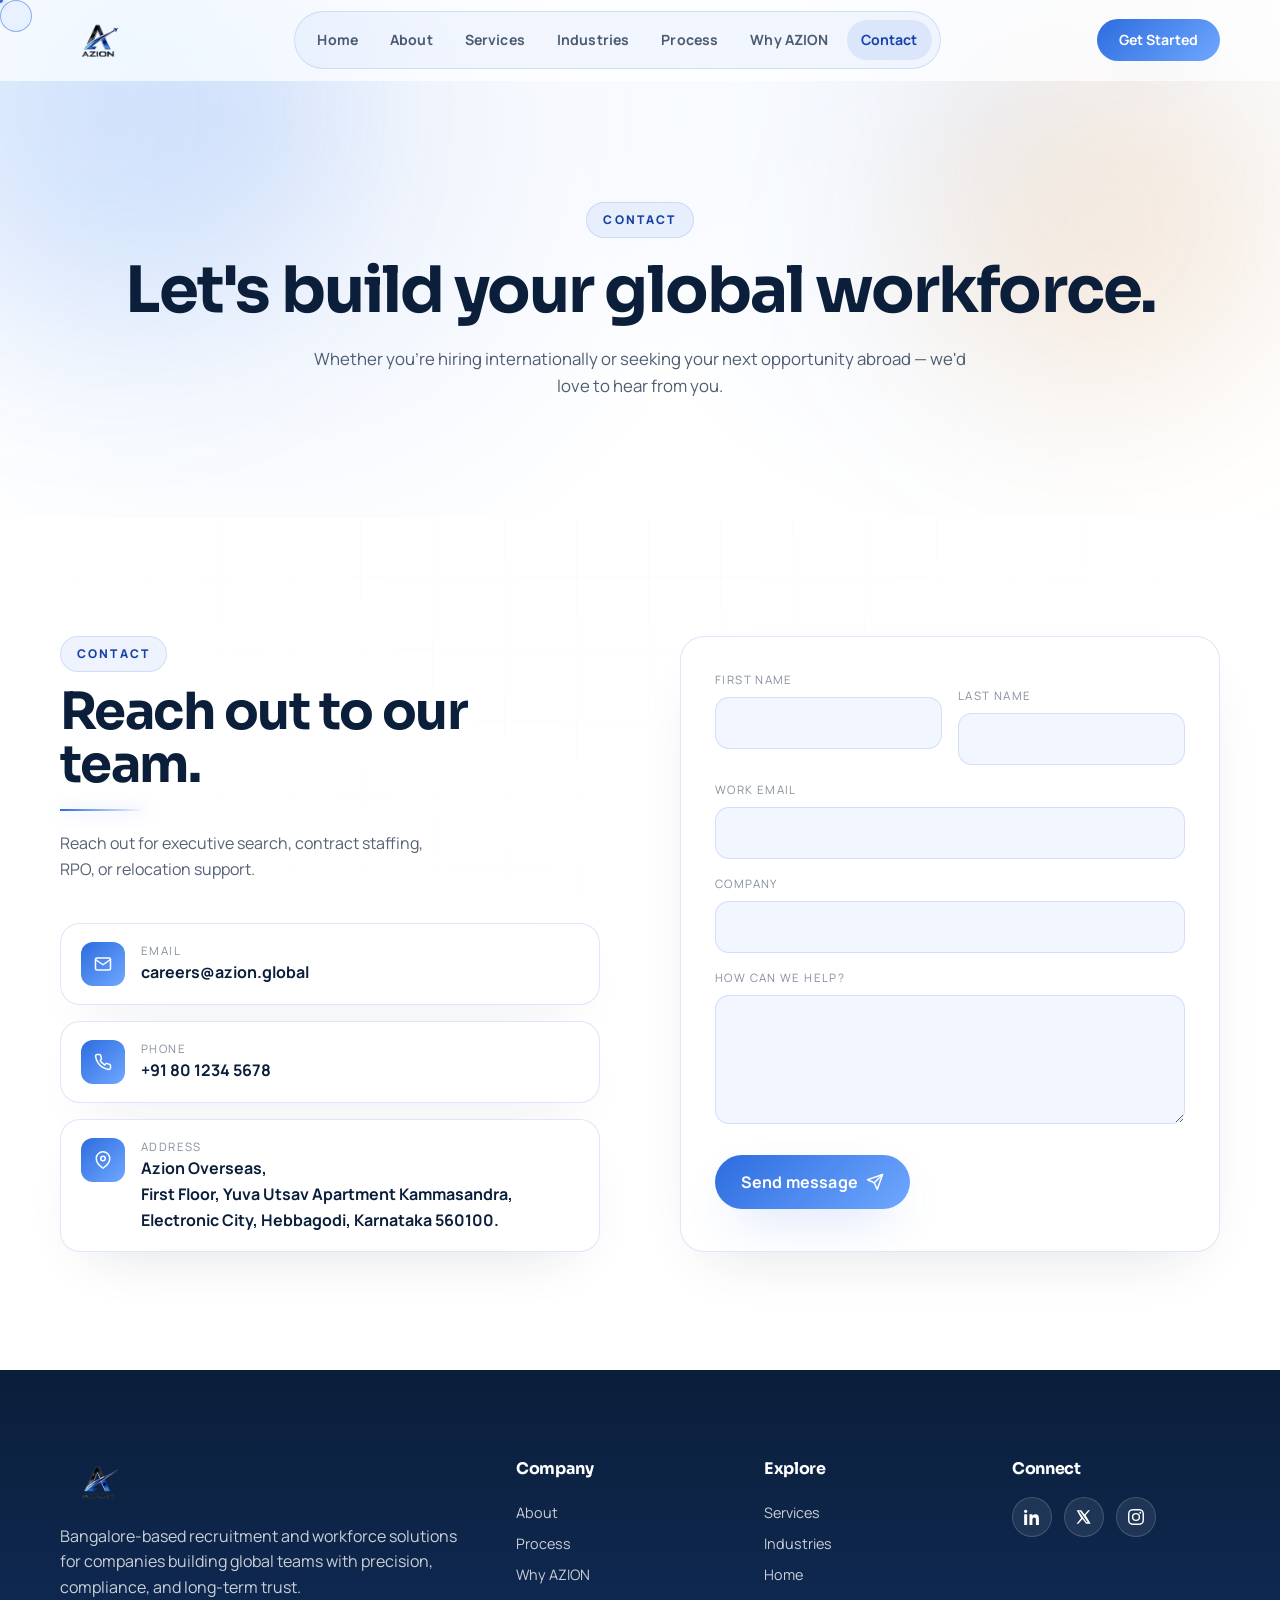
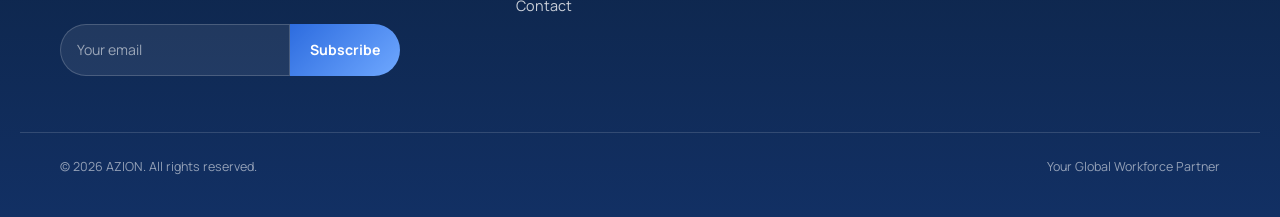
<file: contact.html>
<!doctype html>
<html lang="en">
<head>
<meta charset="utf-8" /><meta name="viewport" content="width=device-width, initial-scale=1" />
<title>Contact — AZION</title>
<meta name="description" content="Get in touch with AZION for executive search, contract staffing, RPO, or relocation support." />
<meta property="og:title" content="Contact AZION"><meta property="og:description" content="Let's build your global workforce.">
<link rel="preconnect" href="https://fonts.googleapis.com"><link rel="preconnect" href="https://fonts.gstatic.com" crossorigin>
<link href="https://fonts.googleapis.com/css2?family=Inter:wght@400;500;600&family=Poppins:wght@500;600;700&display=swap" rel="stylesheet">
<link rel="stylesheet" href="css/styles.css" />
</head>
<body>
<div id="nav-mount"></div>

<section class="page-hero">
  <div class="blob" style="top:-100px;left:-100px;height:420px;width:420px;background:rgba(45,127,249,0.15);"></div>
  <div class="blob" style="top:40px;right:0;height:360px;width:360px;background:rgba(247,148,29,0.15);"></div>
  <div class="container" style="position:relative;">
    <p class="eyebrow">Contact</p>
    <h1>Let's build your global workforce.</h1>
    <p>Whether you're hiring internationally or seeking your next opportunity abroad — we'd love to hear from you.</p>
  </div>
</section>

<section class="section">
  <div class="container contact-grid">
    <div class="reveal">
      <p class="section-eyebrow">Contact</p>
      <h2>Reach out to our team.</h2>
      <p style="margin-top:20px;color:rgba(11,31,58,0.7);max-width:400px;">Reach out for executive search, contract staffing, RPO, or relocation support.</p>
      <ul class="contact-info">
        <li><div class="ic"><svg viewBox="0 0 24 24" fill="none" stroke="currentColor" stroke-width="2" stroke-linecap="round" stroke-linejoin="round"><path d="M4 4h16c1.1 0 2 .9 2 2v12c0 1.1-.9 2-2 2H4c-1.1 0-2-.9-2-2V6c0-1.1.9-2 2-2z"/><polyline points="22,6 12,13 2,6"/></svg></div><div><div class="l">Email</div><div class="v">careers@azion.global</div></div></li>
        <li><div class="ic"><svg viewBox="0 0 24 24" fill="none" stroke="currentColor" stroke-width="2" stroke-linecap="round" stroke-linejoin="round"><path d="M22 16.92v3a2 2 0 0 1-2.18 2 19.79 19.79 0 0 1-8.63-3.07 19.5 19.5 0 0 1-6-6 19.79 19.79 0 0 1-3.07-8.67A2 2 0 0 1 4.11 2h3a2 2 0 0 1 2 1.72c.13.96.37 1.9.72 2.81a2 2 0 0 1-.45 2.11L8.09 9.91a16 16 0 0 0 6 6l1.27-1.27a2 2 0 0 1 2.11-.45c.91.35 1.85.59 2.81.72A2 2 0 0 1 22 16.92z"/></svg></div><div><div class="l">Phone</div><div class="v">+91 80 1234 5678</div></div></li>
        <li><div class="ic"><svg viewBox="0 0 24 24" fill="none" stroke="currentColor" stroke-width="2" stroke-linecap="round" stroke-linejoin="round"><path d="M21 10c0 7-9 13-9 13s-9-6-9-13a9 9 0 0 1 18 0z"/><circle cx="12" cy="10" r="3"/></svg></div><div><div class="l">Address</div><div class="v">Azion Overseas,<br>
First Floor, Yuva Utsav Apartment
Kammasandra, Electronic City, Hebbagodi, Karnataka 560100.</div></div></li>
      </ul>
    </div>

    <form class="form-card reveal" id="contactForm">
      <div class="form-row">
        <label class="field"><span>First name</span><input type="text" required/></label>
        <label class="field"><span>Last name</span><input type="text" required/></label>
      </div>
      <label class="field"><span>Work email</span><input type="email" required/></label>
      <label class="field"><span>Company</span><input type="text"/></label>
      <label class="field"><span>How can we help?</span><textarea rows="4"></textarea></label>
      <button type="submit" class="btn btn-primary">Send message
        <svg viewBox="0 0 24 24" fill="none" stroke="currentColor" stroke-width="2" stroke-linecap="round" stroke-linejoin="round"><line x1="22" y1="2" x2="11" y2="13"/><polygon points="22 2 15 22 11 13 2 9 22 2"/></svg>
      </button>
    </form>
  </div>
</section>

<div id="footer-mount"></div>
<script src="js/main.js"></script>
</body>
</html>
</file>
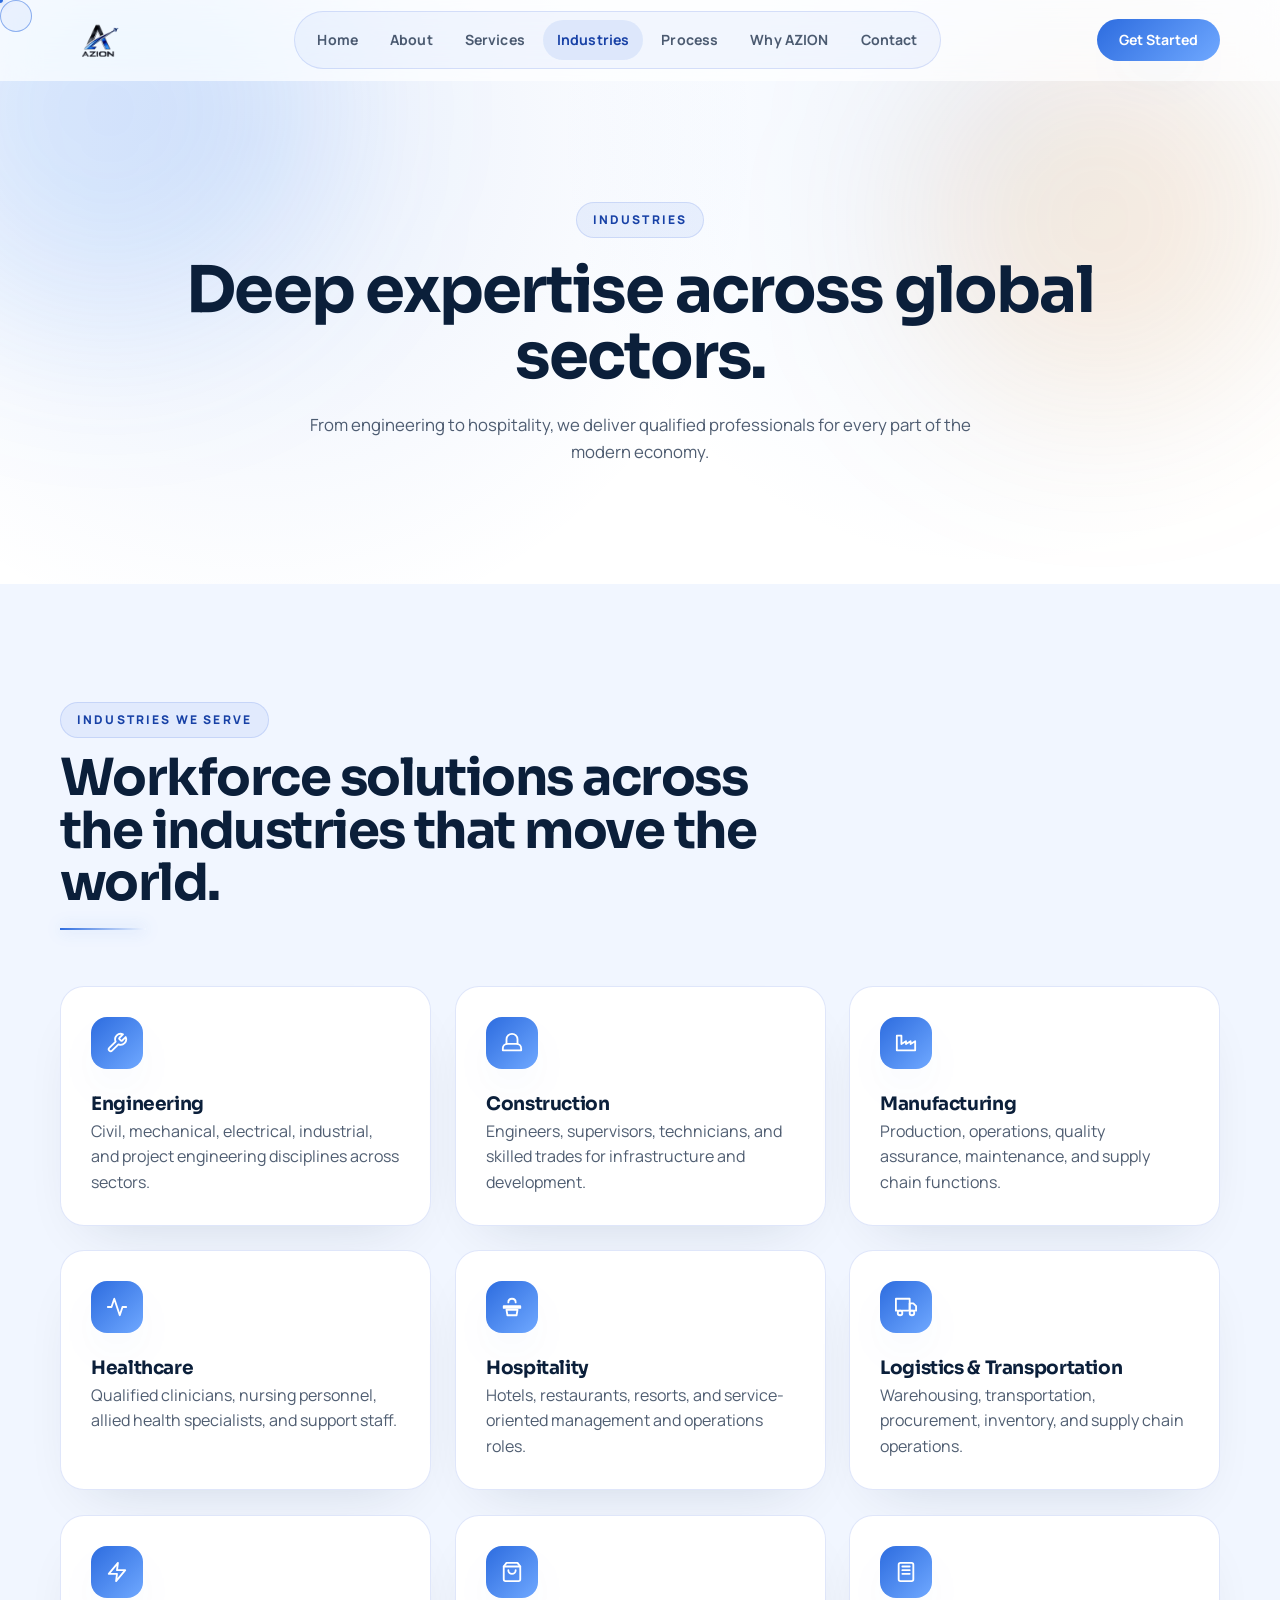
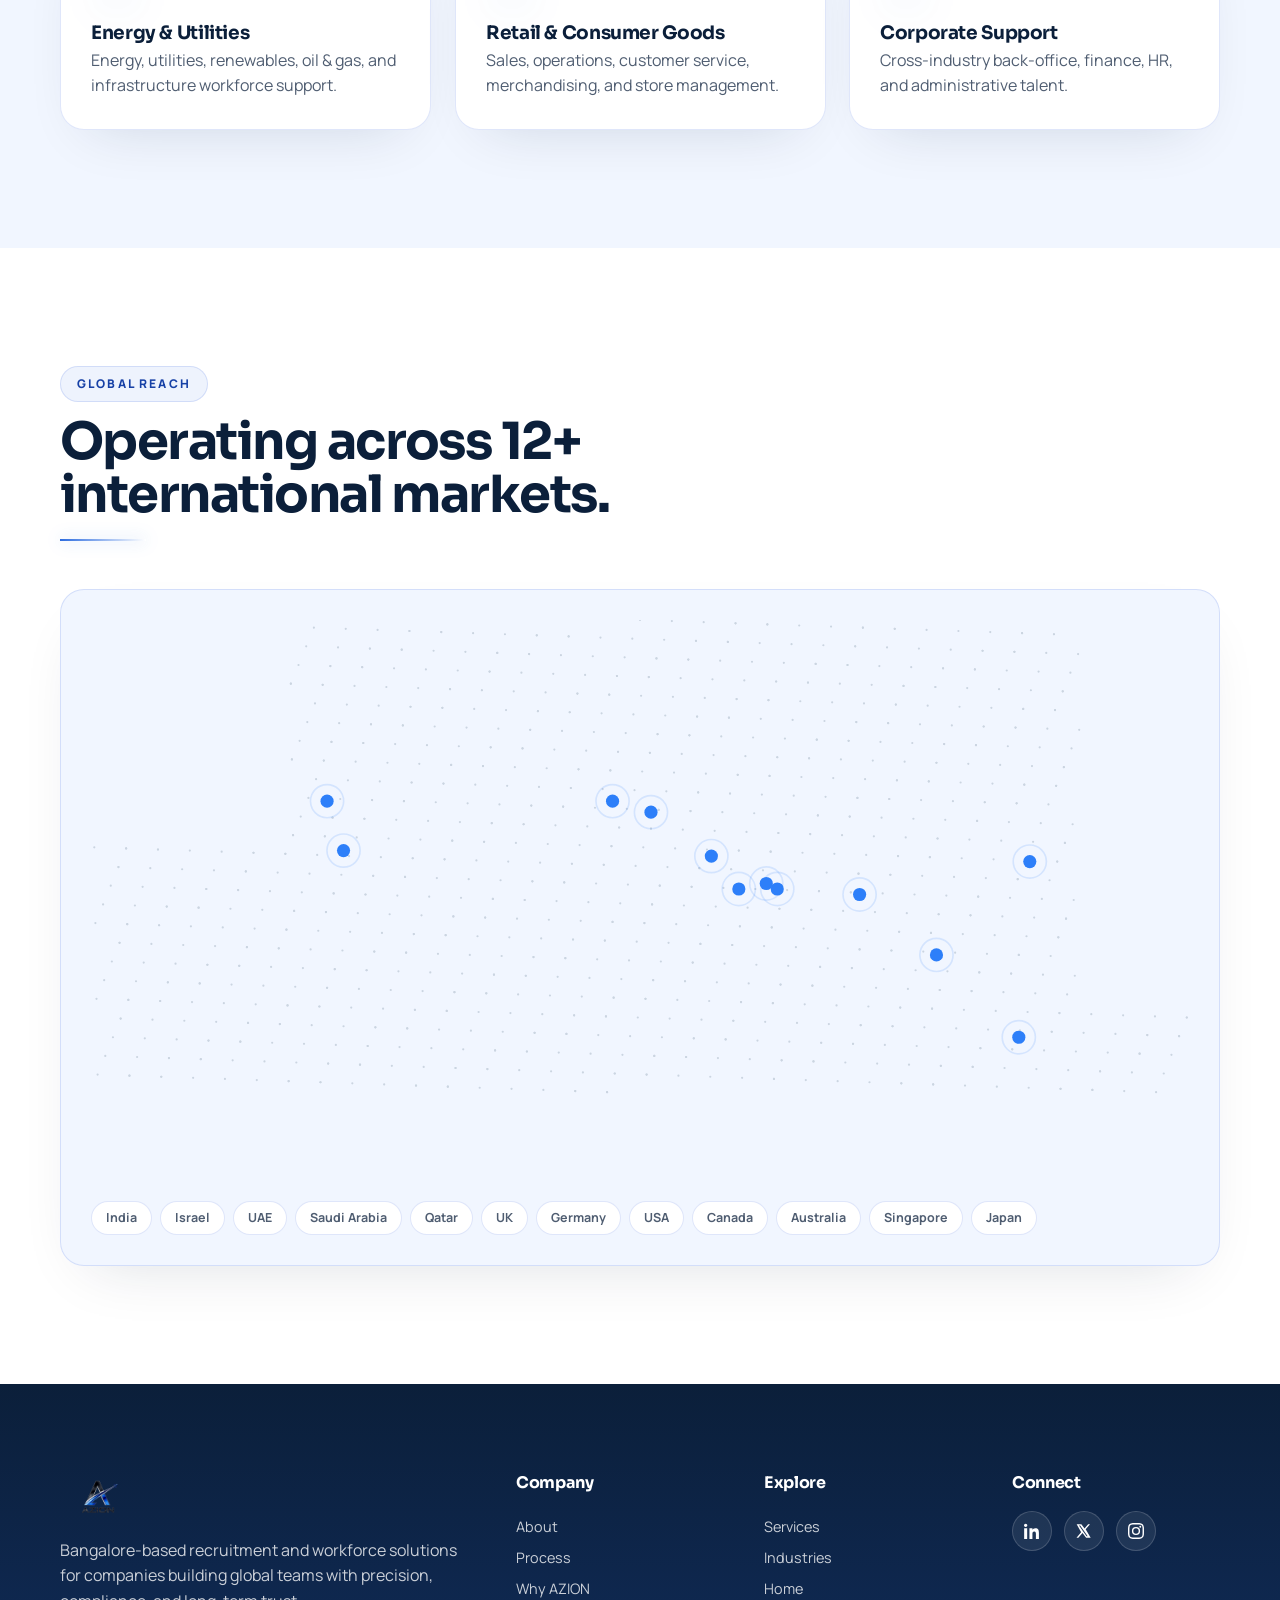
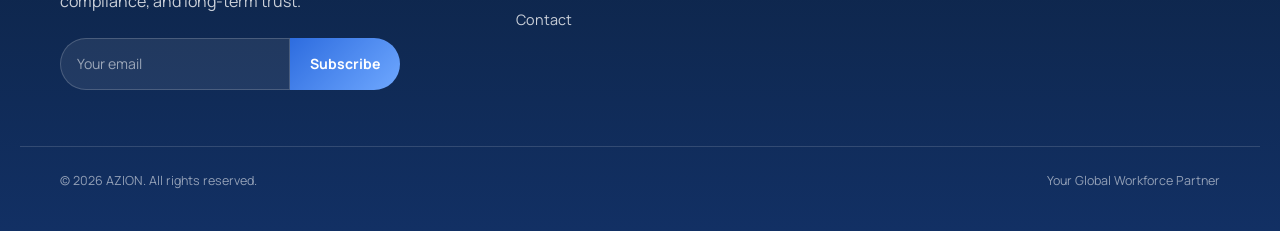
<file: industries.html>
<!doctype html>
<html lang="en">
<head>
<meta charset="utf-8" /><meta name="viewport" content="width=device-width, initial-scale=1" />
<title>Industries — AZION</title>
<meta name="description" content="Workforce solutions across engineering, healthcare, hospitality, logistics, and more." />
<meta property="og:title" content="AZION Industries"><meta property="og:description" content="Deep expertise across global sectors.">
<link rel="preconnect" href="https://fonts.googleapis.com"><link rel="preconnect" href="https://fonts.gstatic.com" crossorigin>
<link href="https://fonts.googleapis.com/css2?family=Inter:wght@400;500;600&family=Poppins:wght@500;600;700&display=swap" rel="stylesheet">
<link rel="stylesheet" href="css/styles.css" />
</head>
<body>
<div id="nav-mount"></div>

<section class="page-hero">
  <div class="blob" style="top:-100px;left:-100px;height:420px;width:420px;background:rgba(45,127,249,0.15);"></div>
  <div class="blob" style="top:40px;right:0;height:360px;width:360px;background:rgba(247,148,29,0.15);"></div>
  <div class="container" style="position:relative;">
    <p class="eyebrow">Industries</p>
    <h1>Deep expertise across global sectors.</h1>
    <p>From engineering to hospitality, we deliver qualified professionals for every part of the modern economy.</p>
  </div>
</section>

<section class="section section-alt">
  <div class="container">
    <div class="section-head reveal">
      <p class="section-eyebrow">Industries We Serve</p>
      <h2>Workforce solutions across the industries that move the world.</h2>
    </div>
    <div class="grid-3">
      <div class="card reveal"><div class="icon"><svg viewBox="0 0 24 24" fill="none" stroke="currentColor" stroke-width="2" stroke-linecap="round" stroke-linejoin="round"><path d="M14.7 6.3a1 1 0 0 0 0 1.4l1.6 1.6a1 1 0 0 0 1.4 0l3.77-3.77a6 6 0 0 1-7.94 7.94l-6.91 6.91a2.12 2.12 0 0 1-3-3l6.91-6.91a6 6 0 0 1 7.94-7.94l-3.76 3.76z"/></svg></div><h3>Engineering</h3><p>Civil, mechanical, electrical, industrial, and project engineering disciplines across sectors.</p></div>
      <div class="card reveal"><div class="icon"><svg viewBox="0 0 24 24" fill="none" stroke="currentColor" stroke-width="2" stroke-linecap="round" stroke-linejoin="round"><path d="M2 18a5 5 0 0 1 5-5h10a5 5 0 0 1 5 5v2H2z"/><path d="M6 13V8a6 6 0 0 1 12 0v5"/></svg></div><h3>Construction</h3><p>Engineers, supervisors, technicians, and skilled trades for infrastructure and development.</p></div>
      <div class="card reveal"><div class="icon"><svg viewBox="0 0 24 24" fill="none" stroke="currentColor" stroke-width="2" stroke-linecap="round" stroke-linejoin="round"><path d="M2 20h20V10l-5 3V10l-5 3V10l-5 3V4H2z"/></svg></div><h3>Manufacturing</h3><p>Production, operations, quality assurance, maintenance, and supply chain functions.</p></div>
      <div class="card reveal"><div class="icon"><svg viewBox="0 0 24 24" fill="none" stroke="currentColor" stroke-width="2" stroke-linecap="round" stroke-linejoin="round"><path d="M22 12h-4l-3 9L9 3l-3 9H2"/></svg></div><h3>Healthcare</h3><p>Qualified clinicians, nursing personnel, allied health specialists, and support staff.</p></div>
      <div class="card reveal"><div class="icon"><svg viewBox="0 0 24 24" fill="none" stroke="currentColor" stroke-width="2" stroke-linecap="round" stroke-linejoin="round"><path d="M3 11h18v2H3z"/><path d="M6 15h12l-1 6H7z"/><path d="M8 7c0-2 1-4 4-4s4 2 4 4"/></svg></div><h3>Hospitality</h3><p>Hotels, restaurants, resorts, and service-oriented management and operations roles.</p></div>
      <div class="card reveal"><div class="icon"><svg viewBox="0 0 24 24" fill="none" stroke="currentColor" stroke-width="2" stroke-linecap="round" stroke-linejoin="round"><rect x="1" y="3" width="15" height="13"/><polygon points="16 8 20 8 23 11 23 16 16 16 16 8"/><circle cx="5.5" cy="18.5" r="2.5"/><circle cx="18.5" cy="18.5" r="2.5"/></svg></div><h3>Logistics & Transportation</h3><p>Warehousing, transportation, procurement, inventory, and supply chain operations.</p></div>
      <div class="card reveal"><div class="icon"><svg viewBox="0 0 24 24" fill="none" stroke="currentColor" stroke-width="2" stroke-linecap="round" stroke-linejoin="round"><polygon points="13 2 3 14 12 14 11 22 21 10 12 10 13 2"/></svg></div><h3>Energy & Utilities</h3><p>Energy, utilities, renewables, oil & gas, and infrastructure workforce support.</p></div>
      <div class="card reveal"><div class="icon"><svg viewBox="0 0 24 24" fill="none" stroke="currentColor" stroke-width="2" stroke-linecap="round" stroke-linejoin="round"><path d="M6 2 3 6v14a2 2 0 0 0 2 2h14a2 2 0 0 0 2-2V6l-3-4z"/><line x1="3" y1="6" x2="21" y2="6"/><path d="M16 10a4 4 0 0 1-8 0"/></svg></div><h3>Retail & Consumer Goods</h3><p>Sales, operations, customer service, merchandising, and store management.</p></div>
      <div class="card reveal"><div class="icon"><svg viewBox="0 0 24 24" fill="none" stroke="currentColor" stroke-width="2" stroke-linecap="round" stroke-linejoin="round"><rect x="4" y="2" width="16" height="20" rx="2"/><line x1="8" y1="6" x2="16" y2="6"/><line x1="8" y1="10" x2="16" y2="10"/><line x1="8" y1="14" x2="16" y2="14"/></svg></div><h3>Corporate Support</h3><p>Cross-industry back-office, finance, HR, and administrative talent.</p></div>
    </div>
  </div>
</section>

<section class="section">
  <div class="container">
    <div class="section-head reveal">
      <p class="section-eyebrow">Global Reach</p>
      <h2>Operating across 12+ international markets.</h2>
    </div>
    <div class="map-wrap reveal">
      <svg viewBox="0 0 1000 500">
        <g fill="#cbd5e1" id="worldDots"></g>
        <g id="pins"></g>
      </svg>
      <div class="chips">
        <span class="chip">India</span><span class="chip">Israel</span><span class="chip">UAE</span>
        <span class="chip">Saudi Arabia</span><span class="chip">Qatar</span><span class="chip">UK</span>
        <span class="chip">Germany</span><span class="chip">USA</span><span class="chip">Canada</span>
        <span class="chip">Australia</span><span class="chip">Singapore</span><span class="chip">Japan</span>
      </div>
    </div>
  </div>
</section>

<div id="footer-mount"></div>
<script>
  (function () {
    const dots = document.getElementById("worldDots");
    let s = "";
    for (let i = 0; i < 1400; i++) {
      const x = (i * 37) % 1000, y = (i * 53) % 500;
      if ((x < 180 && y < 200) || (x > 900 && y < 350) || y > 430) continue;
      s += `<circle cx="${x}" cy="${y}" r="1"/>`;
    }
    dots.innerHTML = s;
    const pins = [["India",700,250],["Israel",565,215],["UAE",625,245],["Saudi Arabia",590,245],["Qatar",615,240],["UK",475,165],["Germany",510,175],["USA",230,210],["Canada",215,165],["Australia",845,380],["Singapore",770,305],["Japan",855,220]];
    document.getElementById("pins").innerHTML = pins.map(([n,x,y]) => `
      <g class="pin" style="cursor:pointer;">
        <circle cx="${x}" cy="${y}" r="6" fill="#2D7FF9"/>
        <circle cx="${x}" cy="${y}" r="10" fill="none" stroke="#2D7FF9" stroke-width="1.5" opacity="0.5">
          <animate attributeName="r" from="6" to="18" dur="2s" repeatCount="indefinite"/>
          <animate attributeName="opacity" from="0.6" to="0" dur="2s" repeatCount="indefinite"/>
        </circle>
        <g class="pin-label" opacity="0">
          <rect x="${x+10}" y="${y-22}" width="${n.length*7+16}" height="22" rx="6" fill="#0B1F3A"/>
          <text x="${x+18}" y="${y-7}" font-size="11" fill="#fff">${n}</text>
        </g>
      </g>`).join("");
  })();
</script>
<script src="js/main.js"></script>
</body>
</html>
</file>
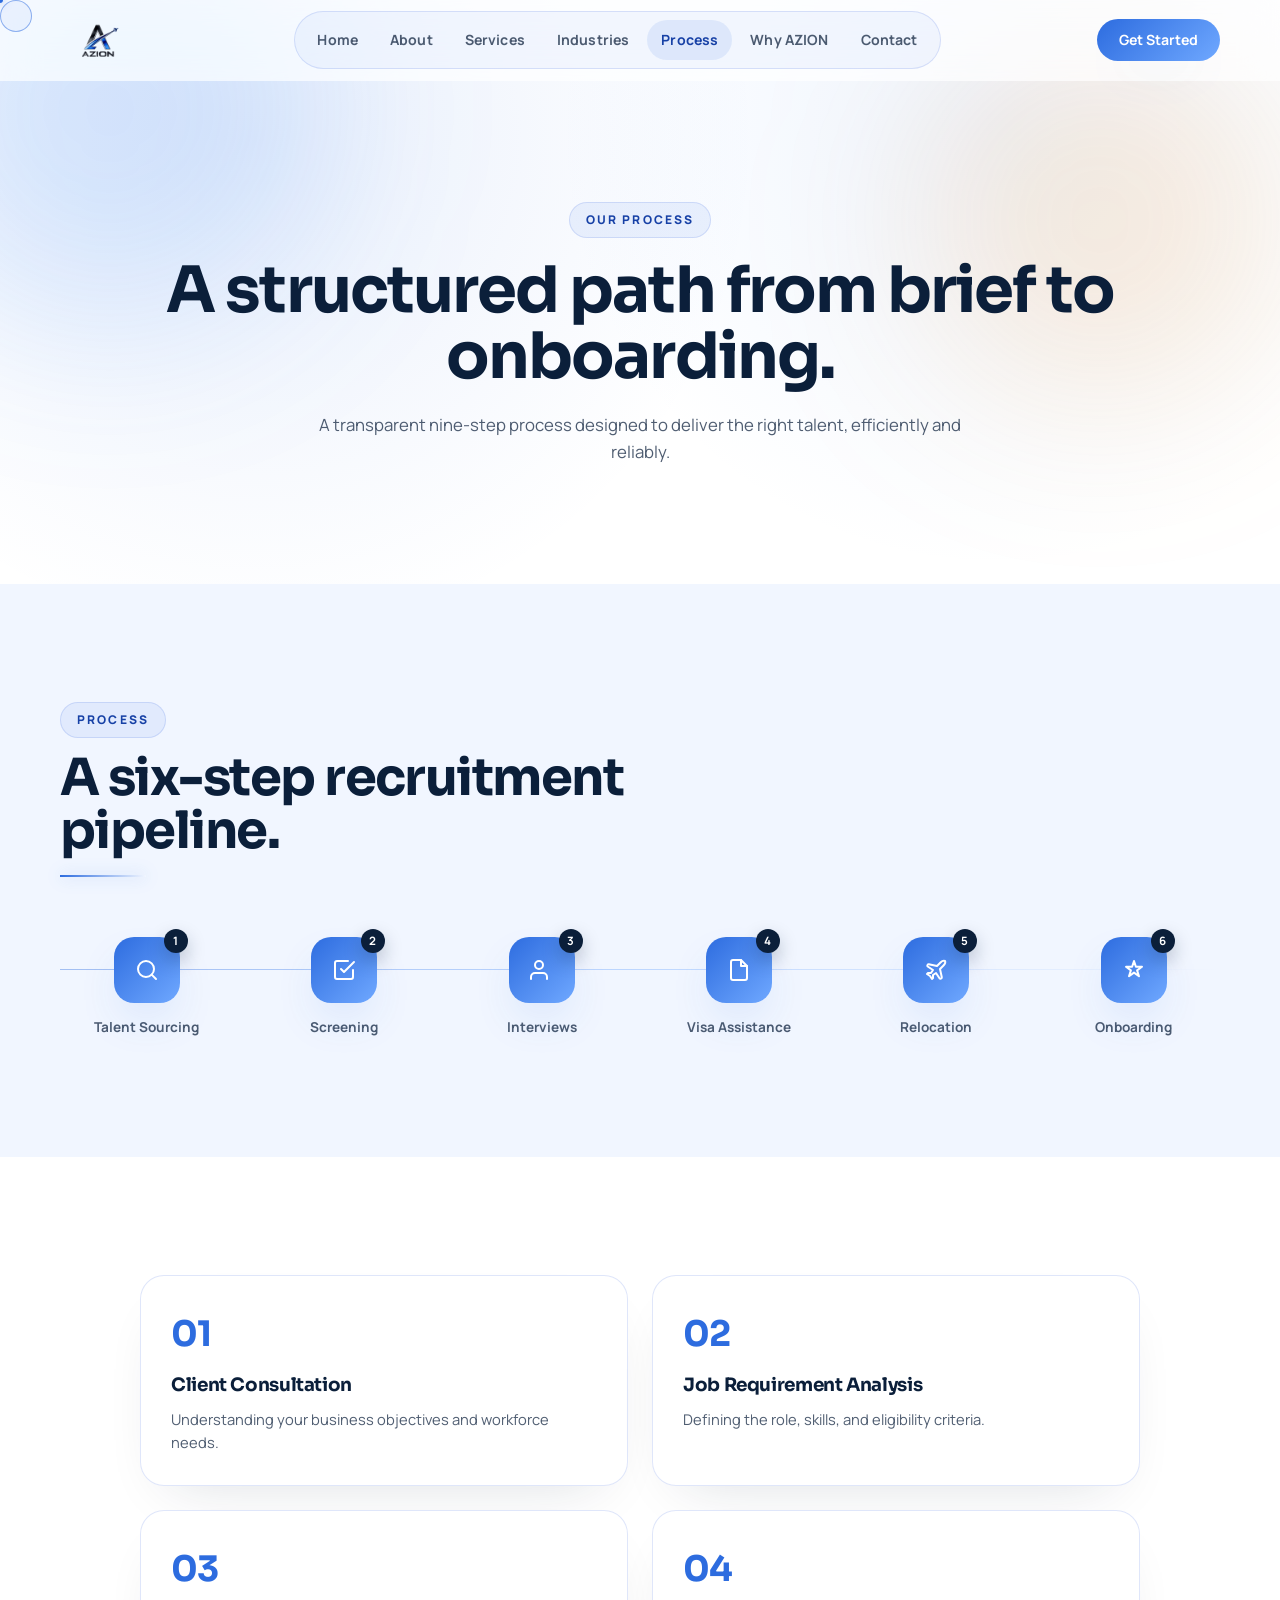
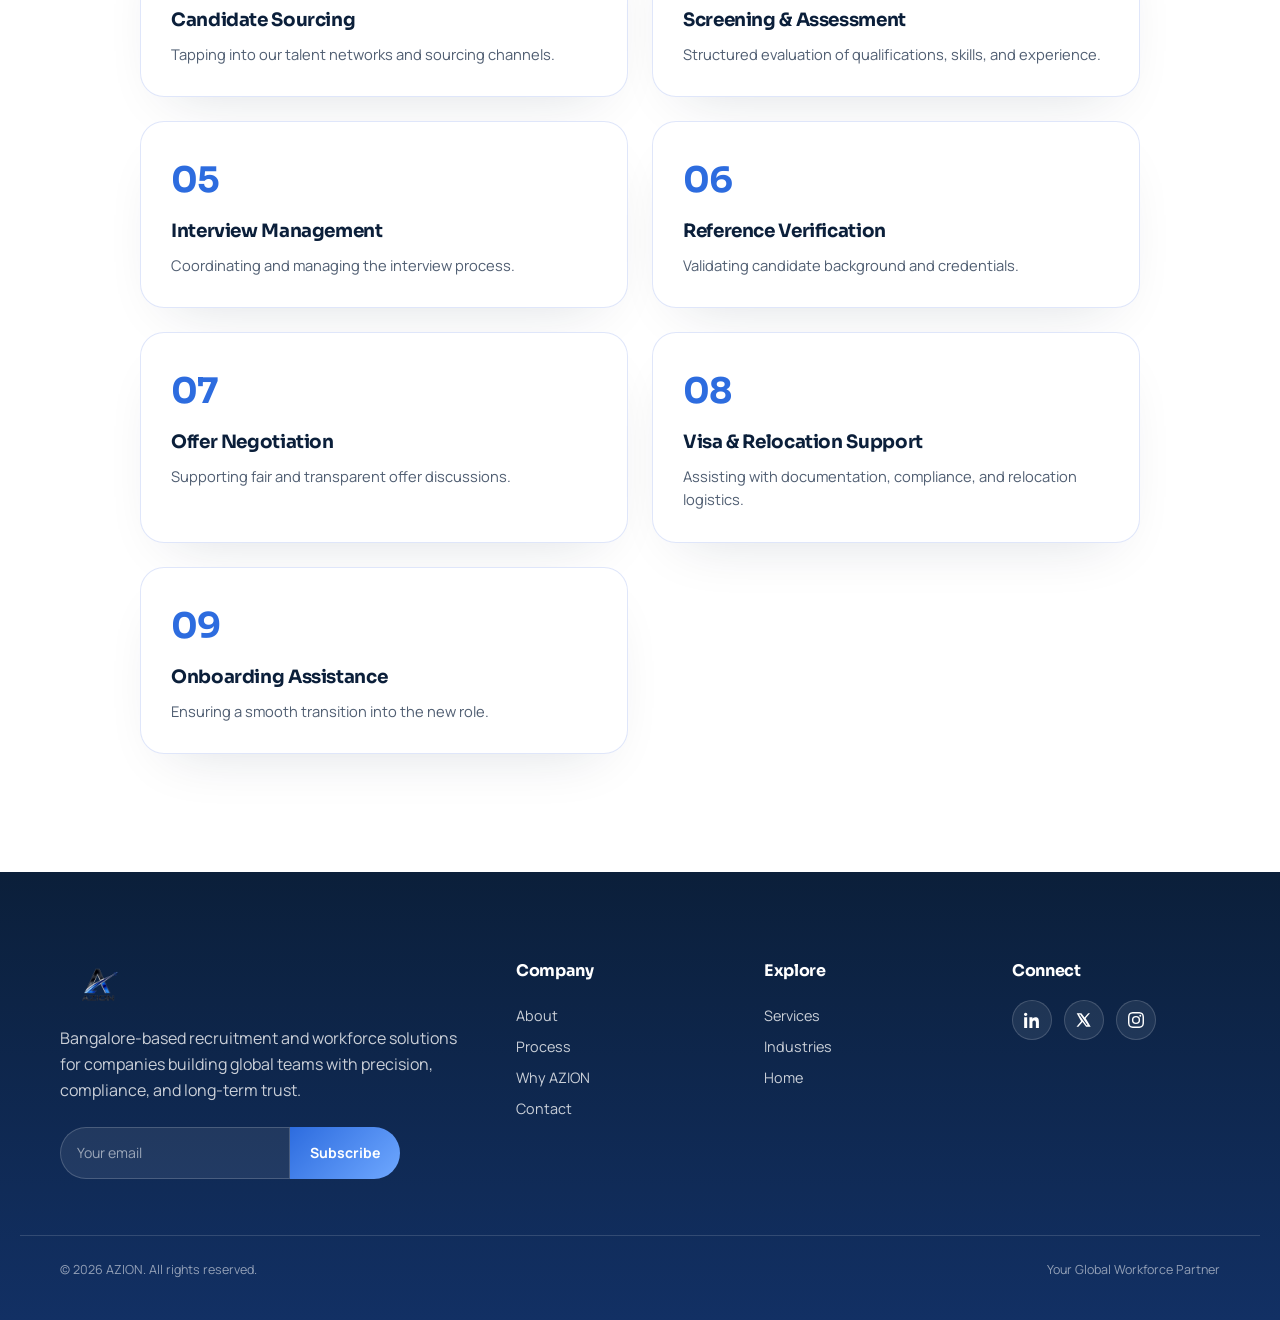
<file: process.html>
<!doctype html>
<html lang="en">
<head>
<meta charset="utf-8" /><meta name="viewport" content="width=device-width, initial-scale=1" />
<title>Our Recruitment Process — AZION</title>
<meta name="description" content="A structured, transparent 9-step recruitment process from consultation to onboarding." />
<meta property="og:title" content="AZION Recruitment Process"><meta property="og:description" content="Structured, transparent, and reliable.">
<link rel="preconnect" href="https://fonts.googleapis.com"><link rel="preconnect" href="https://fonts.gstatic.com" crossorigin>
<link href="https://fonts.googleapis.com/css2?family=Inter:wght@400;500;600&family=Poppins:wght@500;600;700&display=swap" rel="stylesheet">
<link rel="stylesheet" href="css/styles.css" />
</head>
<body>
<div id="nav-mount"></div>

<section class="page-hero">
  <div class="blob" style="top:-100px;left:-100px;height:420px;width:420px;background:rgba(45,127,249,0.15);"></div>
  <div class="blob" style="top:40px;right:0;height:360px;width:360px;background:rgba(247,148,29,0.15);"></div>
  <div class="container" style="position:relative;">
    <p class="eyebrow">Our Process</p>
    <h1>A structured path from brief to onboarding.</h1>
    <p>A transparent nine-step process designed to deliver the right talent, efficiently and reliably.</p>
  </div>
</section>

<section class="section section-alt">
  <div class="container">
    <div class="section-head reveal">
      <p class="section-eyebrow">Process</p>
      <h2>A six-step recruitment pipeline.</h2>
    </div>
    <div class="timeline">
      <div class="steps">
        <div class="step reveal"><div class="step-icon"><svg viewBox="0 0 24 24" fill="none" stroke="currentColor" stroke-width="2" stroke-linecap="round" stroke-linejoin="round"><circle cx="11" cy="11" r="8"/><line x1="21" y1="21" x2="16.65" y2="16.65"/></svg><span class="step-num">1</span></div><div class="step-label">Talent Sourcing</div></div>
        <div class="step reveal"><div class="step-icon"><svg viewBox="0 0 24 24" fill="none" stroke="currentColor" stroke-width="2" stroke-linecap="round" stroke-linejoin="round"><path d="M9 11l3 3L22 4"/><path d="M21 12v7a2 2 0 0 1-2 2H5a2 2 0 0 1-2-2V5a2 2 0 0 1 2-2h11"/></svg><span class="step-num">2</span></div><div class="step-label">Screening</div></div>
        <div class="step reveal"><div class="step-icon"><svg viewBox="0 0 24 24" fill="none" stroke="currentColor" stroke-width="2" stroke-linecap="round" stroke-linejoin="round"><path d="M17 21v-2a4 4 0 0 0-4-4H5a4 4 0 0 0-4 4v2"/><circle cx="9" cy="7" r="4"/></svg><span class="step-num">3</span></div><div class="step-label">Interviews</div></div>
        <div class="step reveal"><div class="step-icon"><svg viewBox="0 0 24 24" fill="none" stroke="currentColor" stroke-width="2" stroke-linecap="round" stroke-linejoin="round"><path d="M14 2H6a2 2 0 0 0-2 2v16a2 2 0 0 0 2 2h12a2 2 0 0 0 2-2V8z"/><polyline points="14 2 14 8 20 8"/></svg><span class="step-num">4</span></div><div class="step-label">Visa Assistance</div></div>
        <div class="step reveal"><div class="step-icon"><svg viewBox="0 0 24 24" fill="none" stroke="currentColor" stroke-width="2" stroke-linecap="round" stroke-linejoin="round"><path d="M17.8 19.2 16 11l3.5-3.5C21 6 21.5 4 21 3c-1-.5-3 0-4.5 1.5L13 8 4.8 6.2c-.5-.1-.9.1-1.1.5l-.3.5c-.2.5-.1 1 .3 1.3L9 12l-2 3H4l-1 1 3 2 2 3 1-1v-3l3-2 3.5 5.3c.3.4.8.5 1.3.3l.5-.2c.4-.3.6-.7.5-1.2z"/></svg><span class="step-num">5</span></div><div class="step-label">Relocation</div></div>
        <div class="step reveal"><div class="step-icon"><svg viewBox="0 0 24 24" fill="none" stroke="currentColor" stroke-width="2" stroke-linecap="round" stroke-linejoin="round"><path d="M12 3l1.9 5.8H20l-4.9 3.6 1.9 5.8L12 14.6 7 18.2l1.9-5.8L4 8.8h6.1L12 3z"/></svg><span class="step-num">6</span></div><div class="step-label">Onboarding</div></div>
      </div>
    </div>
  </div>
</section>

<section class="section">
  <div class="container" style="max-width:1080px;">
    <div class="steps-detailed">
      <div class="step-card reveal"><div class="n">01</div><h3>Client Consultation</h3><p>Understanding your business objectives and workforce needs.</p></div>
      <div class="step-card reveal"><div class="n">02</div><h3>Job Requirement Analysis</h3><p>Defining the role, skills, and eligibility criteria.</p></div>
      <div class="step-card reveal"><div class="n">03</div><h3>Candidate Sourcing</h3><p>Tapping into our talent networks and sourcing channels.</p></div>
      <div class="step-card reveal"><div class="n">04</div><h3>Screening & Assessment</h3><p>Structured evaluation of qualifications, skills, and experience.</p></div>
      <div class="step-card reveal"><div class="n">05</div><h3>Interview Management</h3><p>Coordinating and managing the interview process.</p></div>
      <div class="step-card reveal"><div class="n">06</div><h3>Reference Verification</h3><p>Validating candidate background and credentials.</p></div>
      <div class="step-card reveal"><div class="n">07</div><h3>Offer Negotiation</h3><p>Supporting fair and transparent offer discussions.</p></div>
      <div class="step-card reveal"><div class="n">08</div><h3>Visa & Relocation Support</h3><p>Assisting with documentation, compliance, and relocation logistics.</p></div>
      <div class="step-card reveal"><div class="n">09</div><h3>Onboarding Assistance</h3><p>Ensuring a smooth transition into the new role.</p></div>
    </div>
  </div>
</section>

<div id="footer-mount"></div>
<script src="js/main.js"></script>
</body>
</html>
</file>
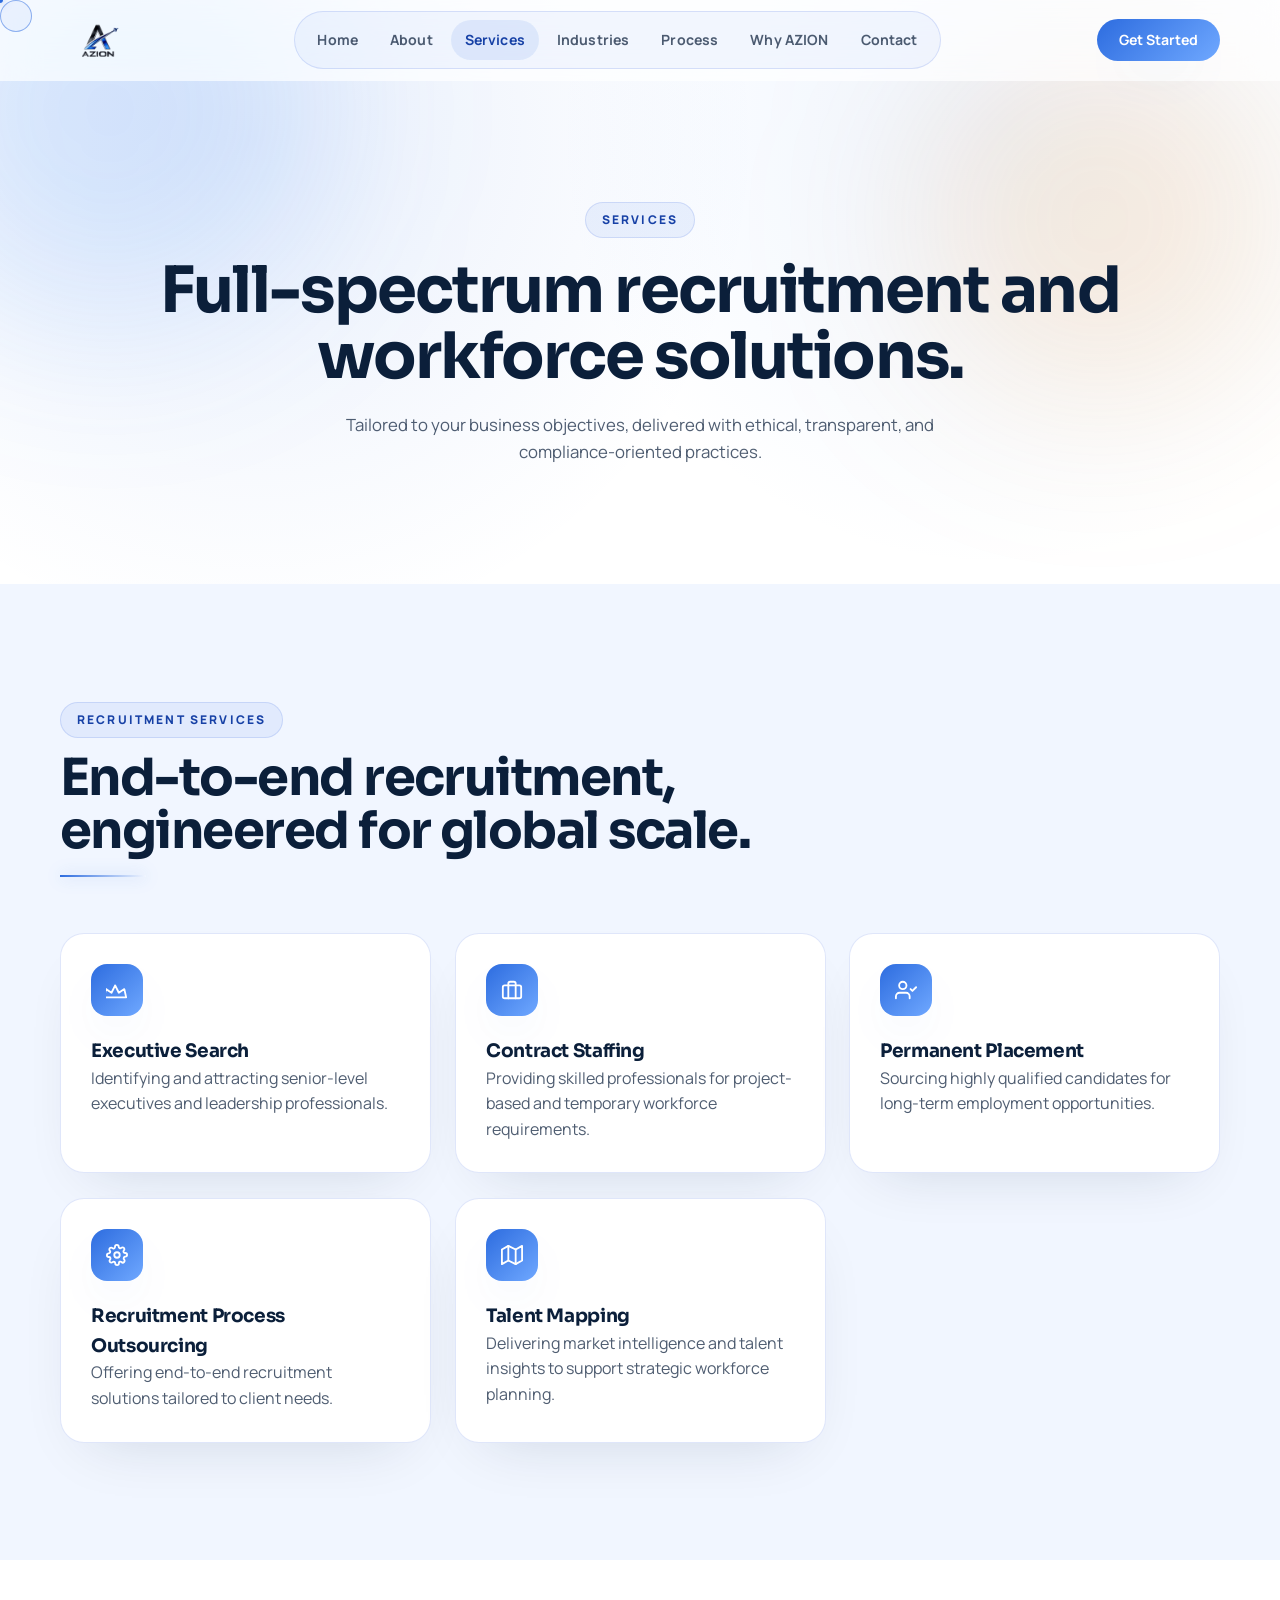
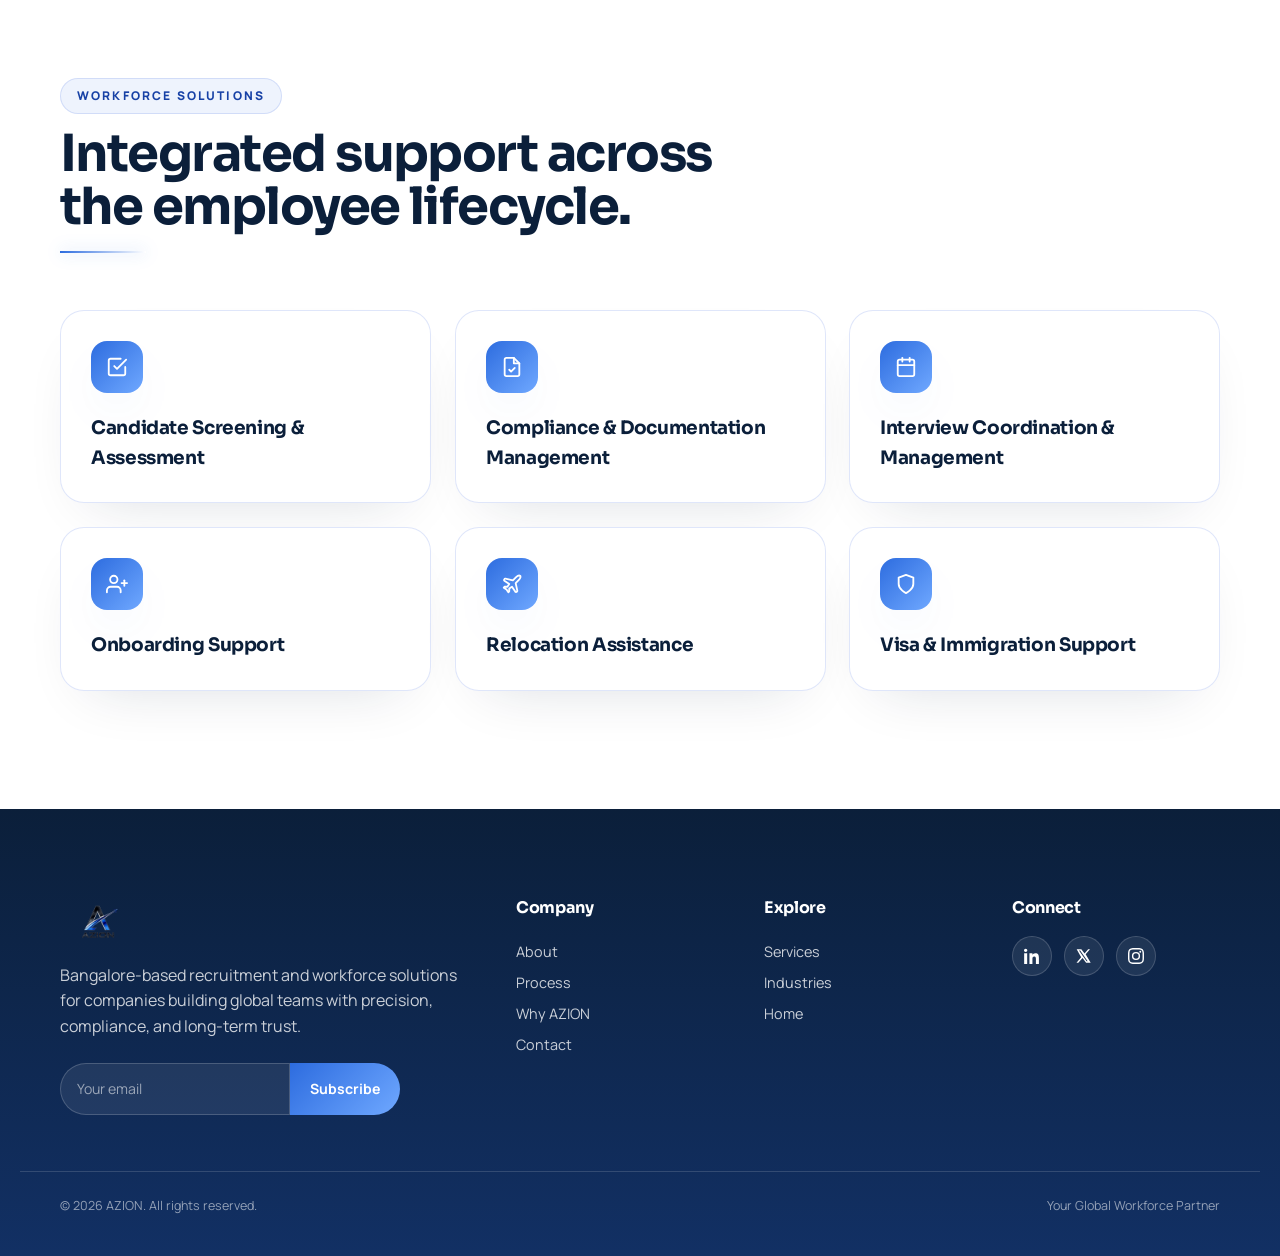
<file: services.html>
<!doctype html>
<html lang="en">
<head>
<meta charset="utf-8" /><meta name="viewport" content="width=device-width, initial-scale=1" />
<title>Services — AZION Recruitment & Workforce Solutions</title>
<meta name="description" content="Executive search, contract staffing, permanent placement, RPO, talent mapping, and volume hiring." />
<meta property="og:title" content="AZION Services" />
<meta property="og:description" content="End-to-end recruitment engineered for global scale." />
<link rel="preconnect" href="https://fonts.googleapis.com"><link rel="preconnect" href="https://fonts.gstatic.com" crossorigin>
<link href="https://fonts.googleapis.com/css2?family=Inter:wght@400;500;600&family=Poppins:wght@500;600;700&display=swap" rel="stylesheet">
<link rel="stylesheet" href="css/styles.css" />
</head>
<body>
<div id="nav-mount"></div>

<section class="page-hero">
  <div class="blob" style="top:-100px;left:-100px;height:420px;width:420px;background:rgba(45,127,249,0.15);"></div>
  <div class="blob" style="top:40px;right:0;height:360px;width:360px;background:rgba(247,148,29,0.15);"></div>
  <div class="container" style="position:relative;">
    <p class="eyebrow">Services</p>
    <h1>Full-spectrum recruitment and workforce solutions.</h1>
    <p>Tailored to your business objectives, delivered with ethical, transparent, and compliance-oriented practices.</p>
  </div>
</section>

<section class="section section-alt">
  <div class="container">
    <div class="section-head reveal">
      <p class="section-eyebrow">Recruitment Services</p>
      <h2>End-to-end recruitment, engineered for global scale.</h2>
    </div>
    <div class="grid-3">
      <div class="card reveal"><div class="icon"><svg viewBox="0 0 24 24" fill="none" stroke="currentColor" stroke-width="2" stroke-linecap="round" stroke-linejoin="round"><path d="M2 20h20l-2-9-6 4-4-8-4 8-6-4-2 9z"/></svg></div><h3>Executive Search</h3><p>Identifying and attracting senior-level executives and leadership professionals.</p></div>
      <div class="card reveal"><div class="icon"><svg viewBox="0 0 24 24" fill="none" stroke="currentColor" stroke-width="2" stroke-linecap="round" stroke-linejoin="round"><rect x="2" y="7" width="20" height="14" rx="2"/><path d="M16 21V5a2 2 0 0 0-2-2h-4a2 2 0 0 0-2 2v16"/></svg></div><h3>Contract Staffing</h3><p>Providing skilled professionals for project-based and temporary workforce requirements.</p></div>
      <div class="card reveal"><div class="icon"><svg viewBox="0 0 24 24" fill="none" stroke="currentColor" stroke-width="2" stroke-linecap="round" stroke-linejoin="round"><path d="M16 21v-2a4 4 0 0 0-4-4H5a4 4 0 0 0-4 4v2"/><circle cx="8.5" cy="7" r="4"/><polyline points="17 11 19 13 23 9"/></svg></div><h3>Permanent Placement</h3><p>Sourcing highly qualified candidates for long-term employment opportunities.</p></div>
      <div class="card reveal"><div class="icon"><svg viewBox="0 0 24 24" fill="none" stroke="currentColor" stroke-width="2" stroke-linecap="round" stroke-linejoin="round"><circle cx="12" cy="12" r="3"/><path d="M19.4 15a1.65 1.65 0 0 0 .33 1.82 2 2 0 1 1-2.83 2.83 1.65 1.65 0 0 0-1.82-.33 1.65 1.65 0 0 0-1 1.51V21a2 2 0 0 1-4 0 1.65 1.65 0 0 0-1-1.51 1.65 1.65 0 0 0-1.82.33 2 2 0 1 1-2.83-2.83 1.65 1.65 0 0 0 .33-1.82 1.65 1.65 0 0 0-1.51-1H3a2 2 0 0 1 0-4 1.65 1.65 0 0 0 1.51-1 1.65 1.65 0 0 0-.33-1.82 2 2 0 1 1 2.83-2.83 1.65 1.65 0 0 0 1.82.33 1.65 1.65 0 0 0 1-1.51V3a2 2 0 0 1 4 0 1.65 1.65 0 0 0 1 1.51 1.65 1.65 0 0 0 1.82-.33 2 2 0 1 1 2.83 2.83 1.65 1.65 0 0 0-.33 1.82 1.65 1.65 0 0 0 1.51 1H21a2 2 0 0 1 0 4 1.65 1.65 0 0 0-1.51 1z"/></svg></div><h3>Recruitment Process Outsourcing</h3><p>Offering end-to-end recruitment solutions tailored to client needs.</p></div>
      <div class="card reveal"><div class="icon"><svg viewBox="0 0 24 24" fill="none" stroke="currentColor" stroke-width="2" stroke-linecap="round" stroke-linejoin="round"><polygon points="1 6 1 22 8 18 16 22 23 18 23 2 16 6 8 2 1 6"/><line x1="8" y1="2" x2="8" y2="18"/><line x1="16" y1="6" x2="16" y2="22"/></svg></div><h3>Talent Mapping</h3><p>Delivering market intelligence and talent insights to support strategic workforce planning.</p></div>
    </div>
  </div>
</section>

<section class="section">
  <div class="container">
    <div class="section-head reveal">
      <p class="section-eyebrow">Workforce Solutions</p>
      <h2>Integrated support across the employee lifecycle.</h2>
    </div>
    <div class="grid-3">
      <div class="card reveal"><div class="icon"><svg viewBox="0 0 24 24" fill="none" stroke="currentColor" stroke-width="2" stroke-linecap="round" stroke-linejoin="round"><path d="M9 11l3 3L22 4"/><path d="M21 12v7a2 2 0 0 1-2 2H5a2 2 0 0 1-2-2V5a2 2 0 0 1 2-2h11"/></svg></div><h3>Candidate Screening & Assessment</h3><p></p></div>
      <div class="card reveal"><div class="icon"><svg viewBox="0 0 24 24" fill="none" stroke="currentColor" stroke-width="2" stroke-linecap="round" stroke-linejoin="round"><path d="M14 2H6a2 2 0 0 0-2 2v16a2 2 0 0 0 2 2h12a2 2 0 0 0 2-2V8z"/><polyline points="14 2 14 8 20 8"/><polyline points="9 15 11 17 15 13"/></svg></div><h3>Compliance & Documentation Management</h3><p></p></div>
      <div class="card reveal"><div class="icon"><svg viewBox="0 0 24 24" fill="none" stroke="currentColor" stroke-width="2" stroke-linecap="round" stroke-linejoin="round"><rect x="3" y="4" width="18" height="18" rx="2"/><line x1="16" y1="2" x2="16" y2="6"/><line x1="8" y1="2" x2="8" y2="6"/><line x1="3" y1="10" x2="21" y2="10"/></svg></div><h3>Interview Coordination & Management</h3><p></p></div>
      <div class="card reveal"><div class="icon"><svg viewBox="0 0 24 24" fill="none" stroke="currentColor" stroke-width="2" stroke-linecap="round" stroke-linejoin="round"><path d="M16 21v-2a4 4 0 0 0-4-4H5a4 4 0 0 0-4 4v2"/><circle cx="8.5" cy="7" r="4"/><line x1="20" y1="8" x2="20" y2="14"/><line x1="23" y1="11" x2="17" y2="11"/></svg></div><h3>Onboarding Support</h3><p></p></div>
      <div class="card reveal"><div class="icon"><svg viewBox="0 0 24 24" fill="none" stroke="currentColor" stroke-width="2" stroke-linecap="round" stroke-linejoin="round"><path d="M17.8 19.2 16 11l3.5-3.5C21 6 21.5 4 21 3c-1-.5-3 0-4.5 1.5L13 8 4.8 6.2c-.5-.1-.9.1-1.1.5l-.3.5c-.2.5-.1 1 .3 1.3L9 12l-2 3H4l-1 1 3 2 2 3 1-1v-3l3-2 3.5 5.3c.3.4.8.5 1.3.3l.5-.2c.4-.3.6-.7.5-1.2z"/></svg></div><h3>Relocation Assistance</h3><p></p></div>
      <div class="card reveal"><div class="icon"><svg viewBox="0 0 24 24" fill="none" stroke="currentColor" stroke-width="2" stroke-linecap="round" stroke-linejoin="round"><path d="M12 22s8-4 8-10V5l-8-3-8 3v7c0 6 8 10 8 10z"/></svg></div><h3>Visa & Immigration Support</h3><p></p></div>
    </div>
  </div>
</section>

<div id="footer-mount"></div>
<script src="js/main.js"></script>
</body>
</html>
</file>
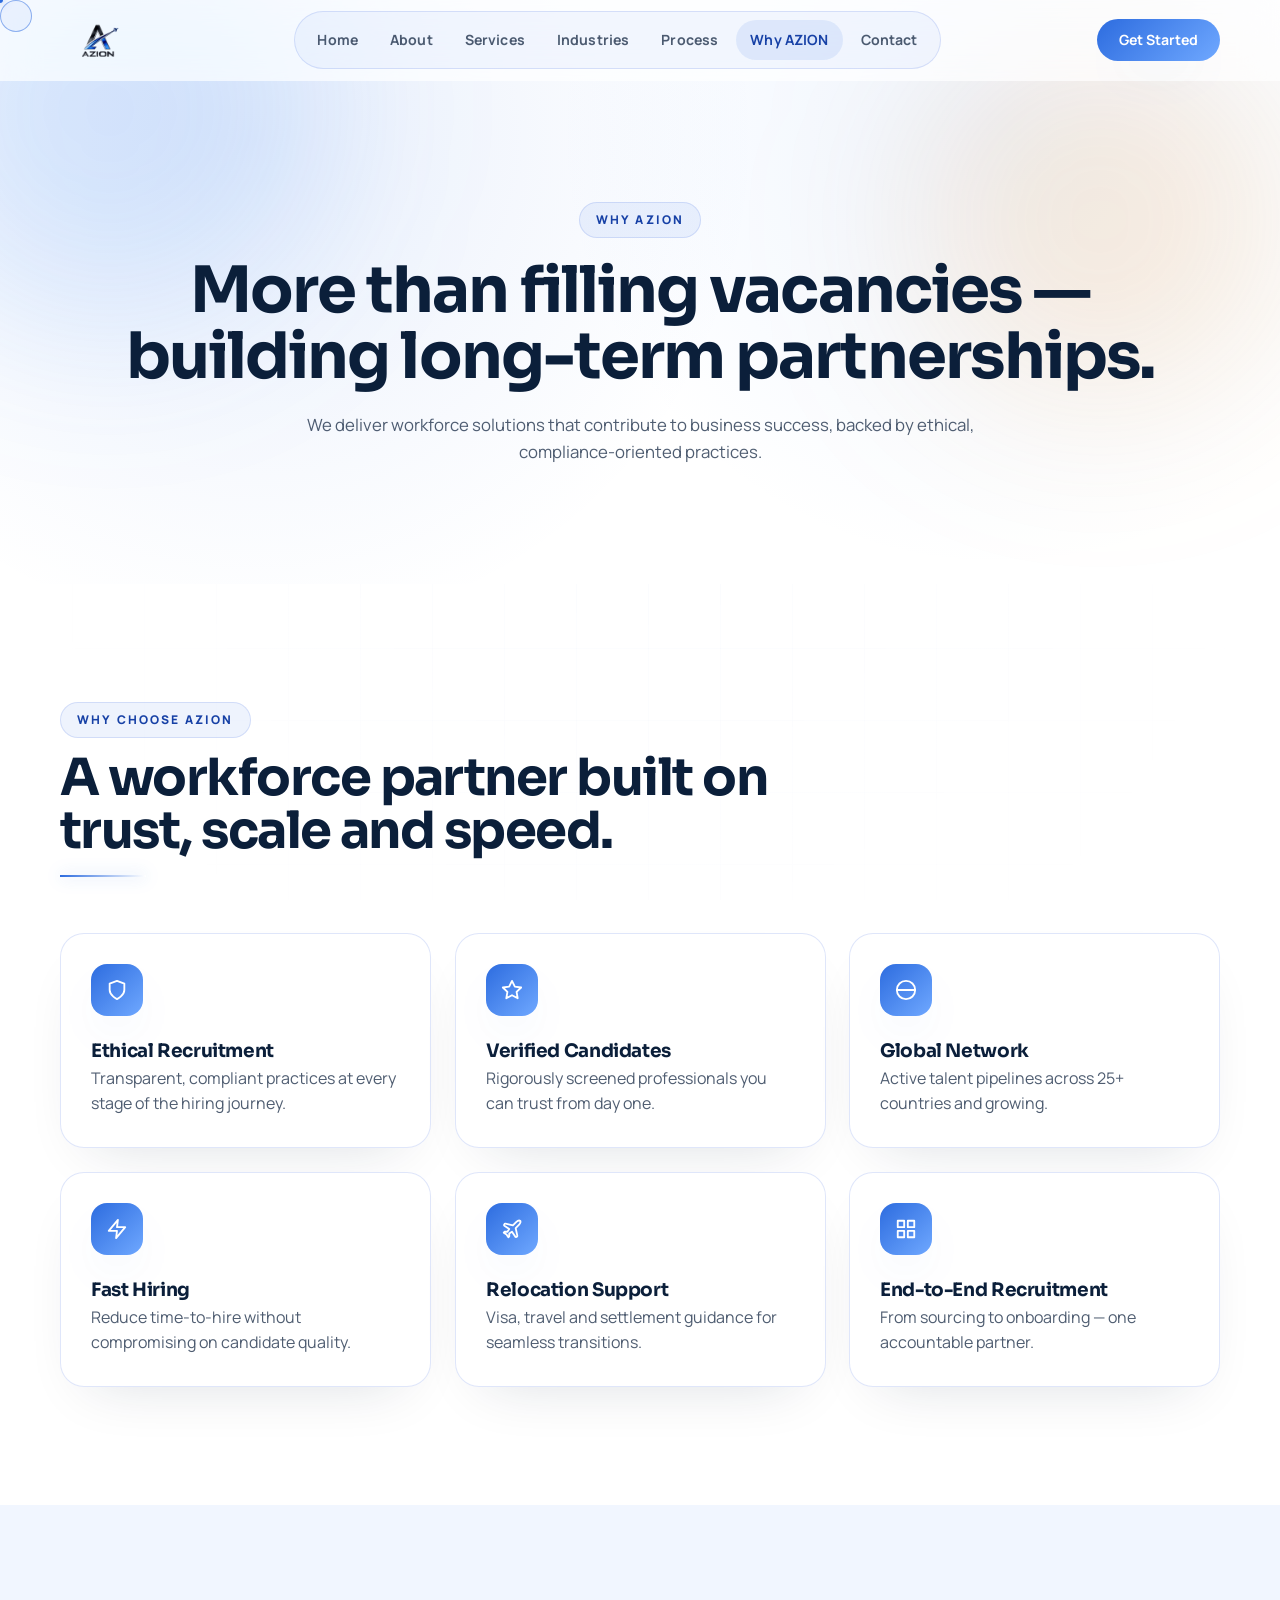
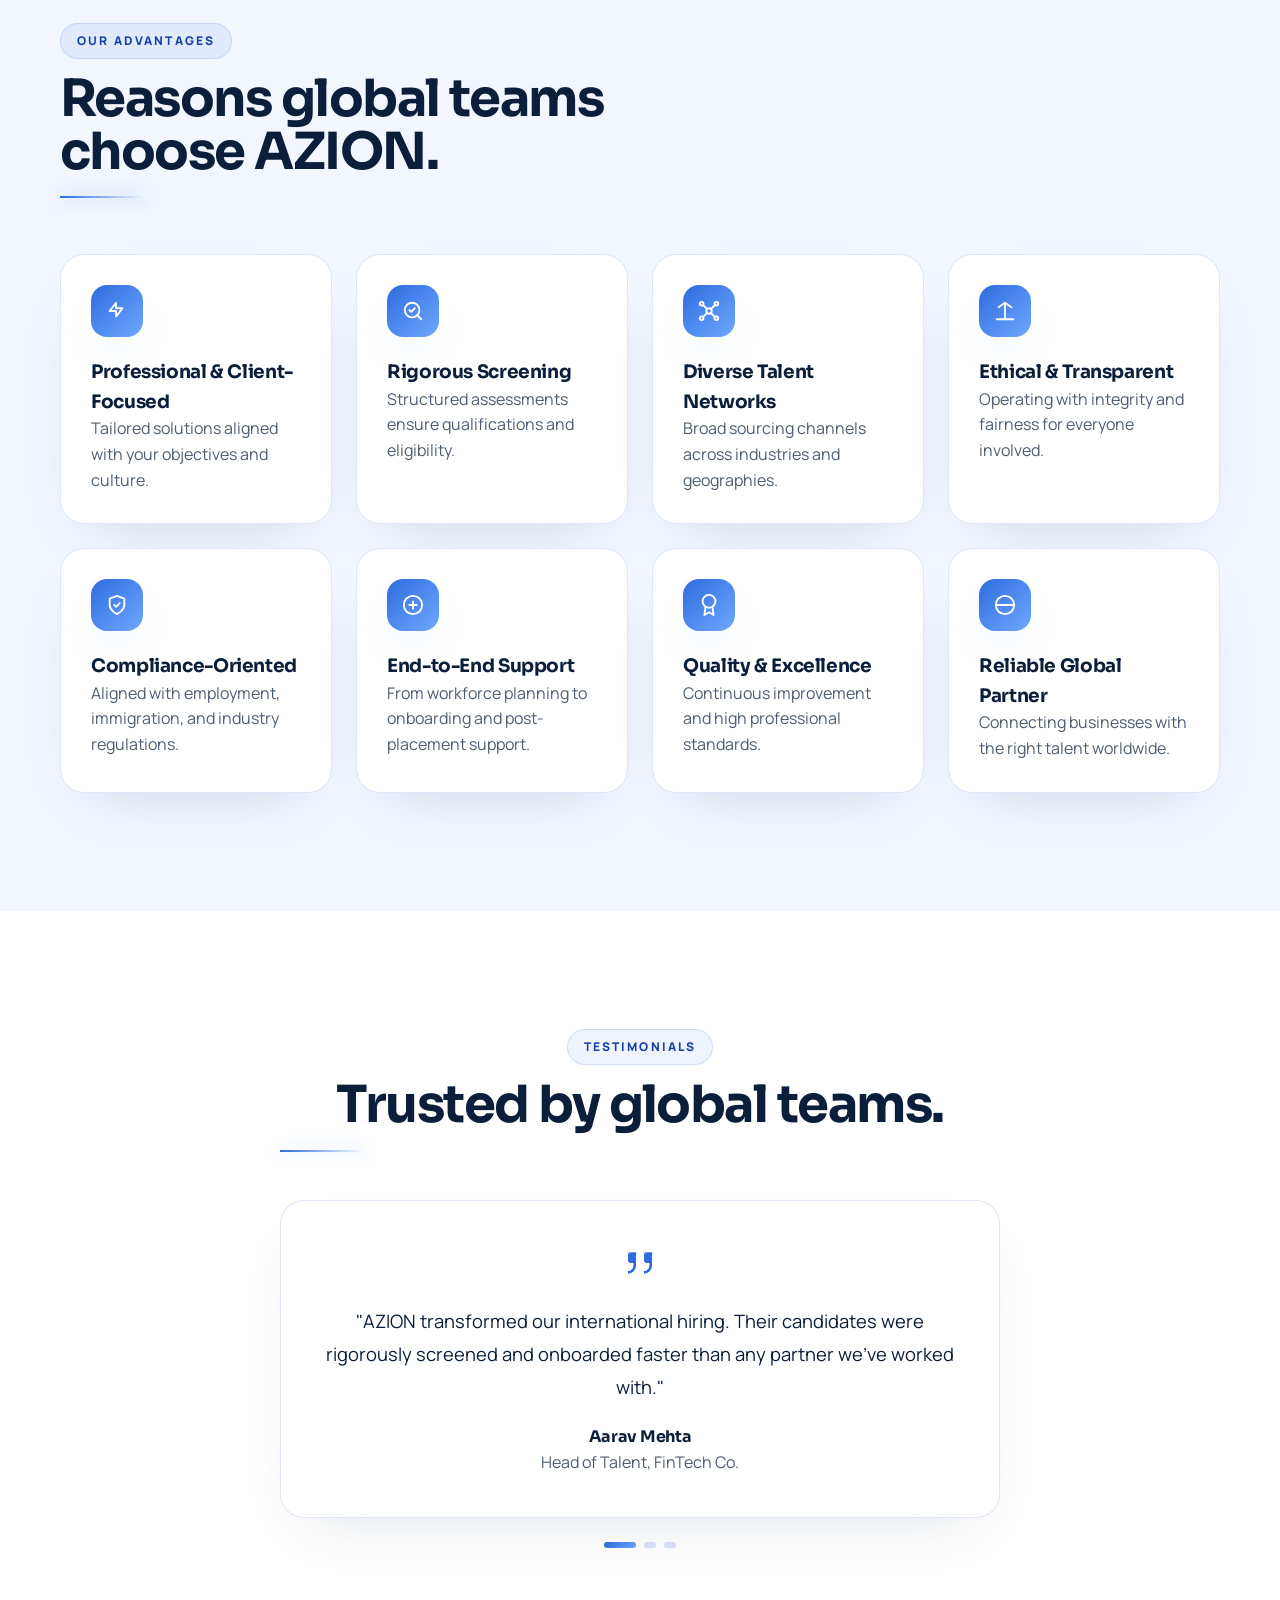
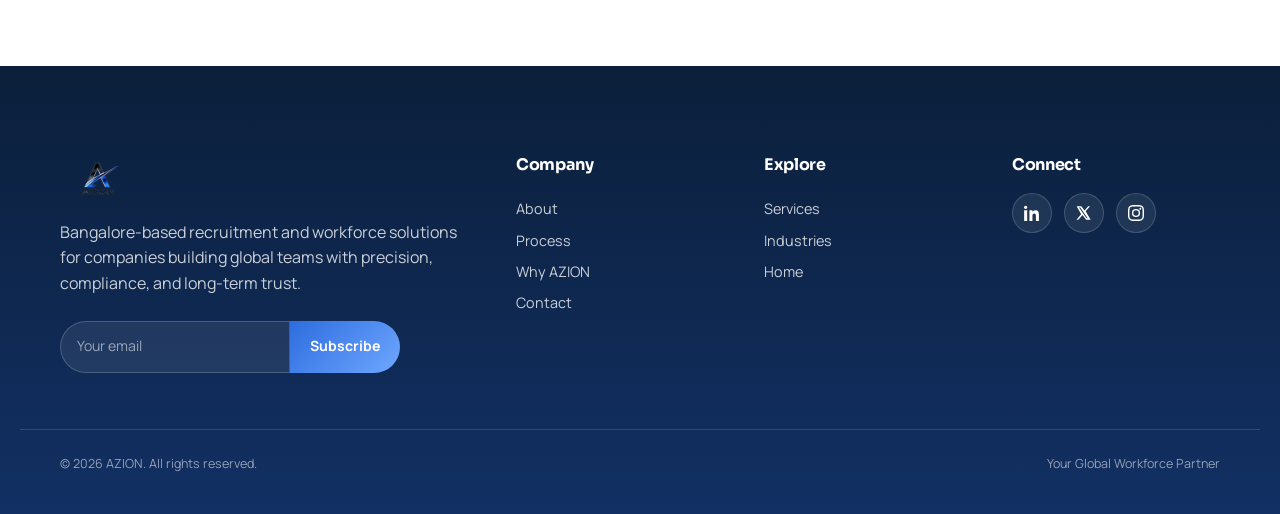
<file: why-azion.html>
<!doctype html>
<html lang="en">
<head>
<meta charset="utf-8" /><meta name="viewport" content="width=device-width, initial-scale=1" />
<title>Why Choose AZION — Global Recruitment Partner</title>
<meta name="description" content="Ethical, transparent, compliance-oriented recruitment with end-to-end support and diverse global talent networks." />
<meta property="og:title" content="Why Choose AZION"><meta property="og:description" content="A workforce partner built on integrity, quality, and long-term partnerships.">
<link rel="preconnect" href="https://fonts.googleapis.com"><link rel="preconnect" href="https://fonts.gstatic.com" crossorigin>
<link href="https://fonts.googleapis.com/css2?family=Inter:wght@400;500;600&family=Poppins:wght@500;600;700&display=swap" rel="stylesheet">
<link rel="stylesheet" href="css/styles.css" />
</head>
<body>
<div id="nav-mount"></div>

<section class="page-hero">
  <div class="blob" style="top:-100px;left:-100px;height:420px;width:420px;background:rgba(45,127,249,0.15);"></div>
  <div class="blob" style="top:40px;right:0;height:360px;width:360px;background:rgba(247,148,29,0.15);"></div>
  <div class="container" style="position:relative;">
    <p class="eyebrow">Why AZION</p>
    <h1>More than filling vacancies — building long-term partnerships.</h1>
    <p>We deliver workforce solutions that contribute to business success, backed by ethical, compliance-oriented practices.</p>
  </div>
</section>

<section class="section">
  <div class="container">
    <div class="section-head reveal">
      <p class="section-eyebrow">Why Choose AZION</p>
      <h2>A workforce partner built on trust, scale and speed.</h2>
    </div>
    <div class="grid-3">
      <div class="card reveal"><div class="icon"><svg viewBox="0 0 24 24" fill="none" stroke="currentColor" stroke-width="2" stroke-linecap="round" stroke-linejoin="round"><path d="M12 22s8-4 8-10V5l-8-3-8 3v7c0 6 8 10 8 10z"/></svg></div><h3>Ethical Recruitment</h3><p>Transparent, compliant practices at every stage of the hiring journey.</p></div>
      <div class="card reveal"><div class="icon"><svg viewBox="0 0 24 24" fill="none" stroke="currentColor" stroke-width="2" stroke-linecap="round" stroke-linejoin="round"><polygon points="12 2 15.09 8.26 22 9.27 17 14.14 18.18 21.02 12 17.77 5.82 21.02 7 14.14 2 9.27 8.91 8.26 12 2"/></svg></div><h3>Verified Candidates</h3><p>Rigorously screened professionals you can trust from day one.</p></div>
      <div class="card reveal"><div class="icon"><svg viewBox="0 0 24 24" fill="none" stroke="currentColor" stroke-width="2" stroke-linecap="round" stroke-linejoin="round"><circle cx="12" cy="12" r="10"/><line x1="2" y1="12" x2="22" y2="12"/></svg></div><h3>Global Network</h3><p>Active talent pipelines across 25+ countries and growing.</p></div>
      <div class="card reveal"><div class="icon"><svg viewBox="0 0 24 24" fill="none" stroke="currentColor" stroke-width="2" stroke-linecap="round" stroke-linejoin="round"><polygon points="13 2 3 14 12 14 11 22 21 10 12 10 13 2"/></svg></div><h3>Fast Hiring</h3><p>Reduce time-to-hire without compromising on candidate quality.</p></div>
      <div class="card reveal"><div class="icon"><svg viewBox="0 0 24 24" fill="none" stroke="currentColor" stroke-width="2" stroke-linecap="round" stroke-linejoin="round"><path d="M17.8 19.2 16 11l3.5-3.5C21 6 21.5 4 21 3c-1-.5-3 0-4.5 1.5L13 8 4.8 6.2c-.5-.1-.9.1-1.1.5l-.3.5c-.2.5-.1 1 .3 1.3L9 12l-2 3H4l-1 1 3 2 2 3 1-1v-3l3-2 3.5 5.3c.3.4.8.5 1.3.3l.5-.2c.4-.3.6-.7.5-1.2z"/></svg></div><h3>Relocation Support</h3><p>Visa, travel and settlement guidance for seamless transitions.</p></div>
      <div class="card reveal"><div class="icon"><svg viewBox="0 0 24 24" fill="none" stroke="currentColor" stroke-width="2" stroke-linecap="round" stroke-linejoin="round"><rect x="3" y="3" width="7" height="7"/><rect x="14" y="3" width="7" height="7"/><rect x="14" y="14" width="7" height="7"/><rect x="3" y="14" width="7" height="7"/></svg></div><h3>End-to-End Recruitment</h3><p>From sourcing to onboarding — one accountable partner.</p></div>
    </div>
  </div>
</section>

<section class="section section-alt">
  <div class="container">
    <div class="section-head reveal">
      <p class="section-eyebrow">Our Advantages</p>
      <h2>Reasons global teams choose AZION.</h2>
    </div>
    <div class="grid-3" style="grid-template-columns:repeat(auto-fit,minmax(240px,1fr));">
      <div class="card reveal"><div class="icon"><svg viewBox="0 0 24 24" fill="none" stroke="currentColor" stroke-width="2" stroke-linecap="round" stroke-linejoin="round"><path d="M11 12H4l7-9v6h7l-7 9v-6z"/></svg></div><h3>Professional & Client-Focused</h3><p>Tailored solutions aligned with your objectives and culture.</p></div>
      <div class="card reveal"><div class="icon"><svg viewBox="0 0 24 24" fill="none" stroke="currentColor" stroke-width="2" stroke-linecap="round" stroke-linejoin="round"><circle cx="11" cy="11" r="8"/><path d="M21 21l-4.35-4.35"/><polyline points="8 11 10 13 14 9"/></svg></div><h3>Rigorous Screening</h3><p>Structured assessments ensure qualifications and eligibility.</p></div>
      <div class="card reveal"><div class="icon"><svg viewBox="0 0 24 24" fill="none" stroke="currentColor" stroke-width="2" stroke-linecap="round" stroke-linejoin="round"><circle cx="12" cy="12" r="3"/><circle cx="4" cy="4" r="2"/><circle cx="20" cy="4" r="2"/><circle cx="4" cy="20" r="2"/><circle cx="20" cy="20" r="2"/><line x1="6" y1="6" x2="10" y2="10"/><line x1="18" y1="6" x2="14" y2="10"/><line x1="6" y1="18" x2="10" y2="14"/><line x1="18" y1="18" x2="14" y2="14"/></svg></div><h3>Diverse Talent Networks</h3><p>Broad sourcing channels across industries and geographies.</p></div>
      <div class="card reveal"><div class="icon"><svg viewBox="0 0 24 24" fill="none" stroke="currentColor" stroke-width="2" stroke-linecap="round" stroke-linejoin="round"><path d="M12 3v18M5 8l7-5 7 5M3 21h18"/></svg></div><h3>Ethical & Transparent</h3><p>Operating with integrity and fairness for everyone involved.</p></div>
      <div class="card reveal"><div class="icon"><svg viewBox="0 0 24 24" fill="none" stroke="currentColor" stroke-width="2" stroke-linecap="round" stroke-linejoin="round"><path d="M12 22s8-4 8-10V5l-8-3-8 3v7c0 6 8 10 8 10z"/><polyline points="9 12 11 14 15 10"/></svg></div><h3>Compliance-Oriented</h3><p>Aligned with employment, immigration, and industry regulations.</p></div>
      <div class="card reveal"><div class="icon"><svg viewBox="0 0 24 24" fill="none" stroke="currentColor" stroke-width="2" stroke-linecap="round" stroke-linejoin="round"><circle cx="12" cy="12" r="10"/><path d="M8 12h8M12 8v8"/></svg></div><h3>End-to-End Support</h3><p>From workforce planning to onboarding and post-placement support.</p></div>
      <div class="card reveal"><div class="icon"><svg viewBox="0 0 24 24" fill="none" stroke="currentColor" stroke-width="2" stroke-linecap="round" stroke-linejoin="round"><circle cx="12" cy="8" r="7"/><polyline points="8.21 13.89 7 23 12 20 17 23 15.79 13.88"/></svg></div><h3>Quality & Excellence</h3><p>Continuous improvement and high professional standards.</p></div>
      <div class="card reveal"><div class="icon"><svg viewBox="0 0 24 24" fill="none" stroke="currentColor" stroke-width="2" stroke-linecap="round" stroke-linejoin="round"><circle cx="12" cy="12" r="10"/><line x1="2" y1="12" x2="22" y2="12"/></svg></div><h3>Reliable Global Partner</h3><p>Connecting businesses with the right talent worldwide.</p></div>
    </div>
  </div>
</section>

<section class="section">
  <div class="container testimonials">
    <p class="section-eyebrow">Testimonials</p>
    <h2>Trusted by global teams.</h2>
    <div style="position:relative;min-height:260px;">
      <div class="quote-card" data-idx="0">
        <svg viewBox="0 0 24 24" fill="currentColor"><path d="M9 7H5a2 2 0 0 0-2 2v4a2 2 0 0 0 2 2h2v2a4 4 0 0 1-4 4v2a6 6 0 0 0 6-6V9a2 2 0 0 0 0-2zm12 0h-4a2 2 0 0 0-2 2v4a2 2 0 0 0 2 2h2v2a4 4 0 0 1-4 4v2a6 6 0 0 0 6-6V9a2 2 0 0 0 0-2z"/></svg>
        <p>"AZION transformed our international hiring. Their candidates were rigorously screened and onboarded faster than any partner we've worked with."</p>
        <div class="name">Aarav Mehta</div><div class="role">Head of Talent, FinTech Co.</div>
      </div>
      <div class="quote-card" data-idx="1">
        <svg viewBox="0 0 24 24" fill="currentColor"><path d="M9 7H5a2 2 0 0 0-2 2v4a2 2 0 0 0 2 2h2v2a4 4 0 0 1-4 4v2a6 6 0 0 0 6-6V9a2 2 0 0 0 0-2zm12 0h-4a2 2 0 0 0-2 2v4a2 2 0 0 0 2 2h2v2a4 4 0 0 1-4 4v2a6 6 0 0 0 6-6V9a2 2 0 0 0 0-2z"/></svg>
        <p>"From visa assistance to onboarding, the experience was end-to-end professional. Truly a global workforce partner."</p>
        <div class="name">Sara Cohen</div><div class="role">HR Director, MedTech Israel</div>
      </div>
      <div class="quote-card" data-idx="2">
        <svg viewBox="0 0 24 24" fill="currentColor"><path d="M9 7H5a2 2 0 0 0-2 2v4a2 2 0 0 0 2 2h2v2a4 4 0 0 1-4 4v2a6 6 0 0 0 6-6V9a2 2 0 0 0 0-2zm12 0h-4a2 2 0 0 0-2 2v4a2 2 0 0 0 2 2h2v2a4 4 0 0 1-4 4v2a6 6 0 0 0 6-6V9a2 2 0 0 0 0-2z"/></svg>
        <p>"Their talent mapping insights helped us plan a multi-country expansion with confidence."</p>
        <div class="name">Daniel Park</div><div class="role">VP Operations, Logistics Group</div>
      </div>
    </div>
    <div class="dots">
      <button data-idx="0" class="active" aria-label="1"></button>
      <button data-idx="1" aria-label="2"></button>
      <button data-idx="2" aria-label="3"></button>
    </div>
  </div>
</section>

<div id="footer-mount"></div>
<script src="js/main.js"></script>
</body>
</html>
</file>
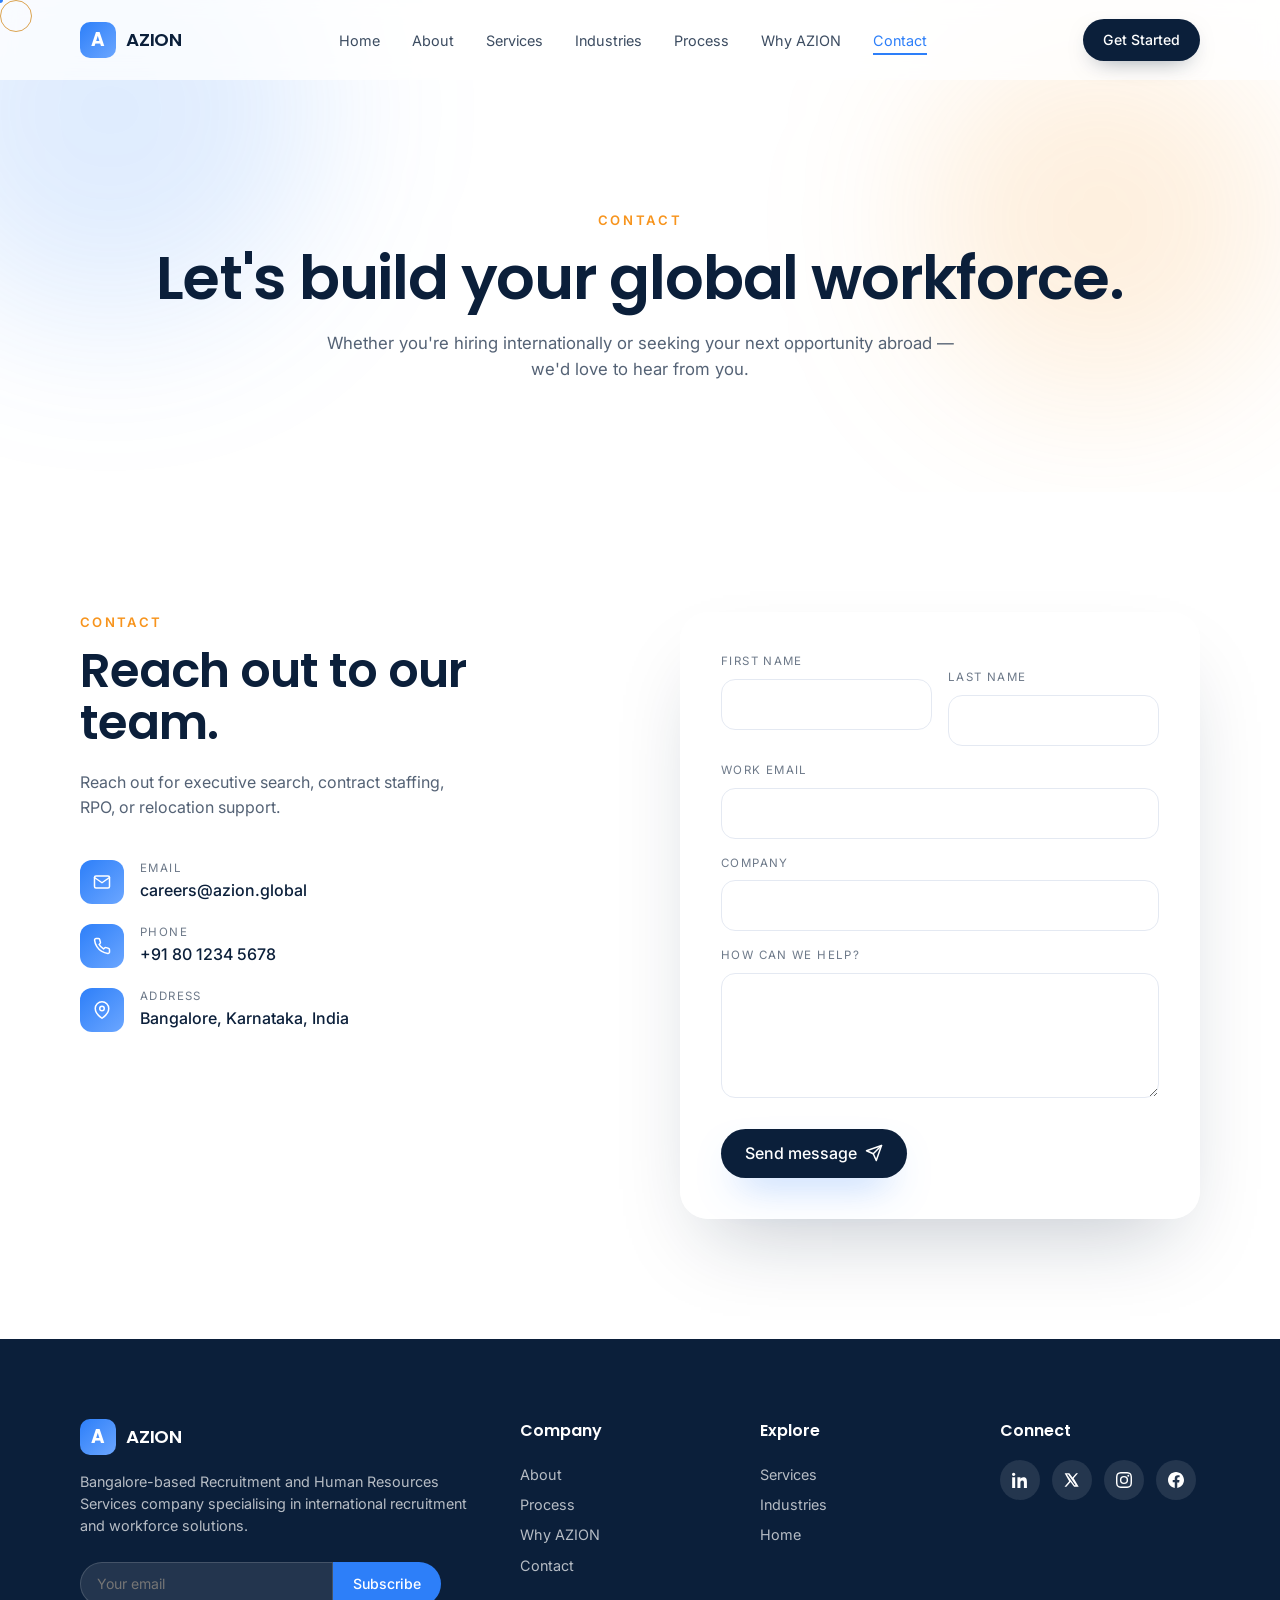
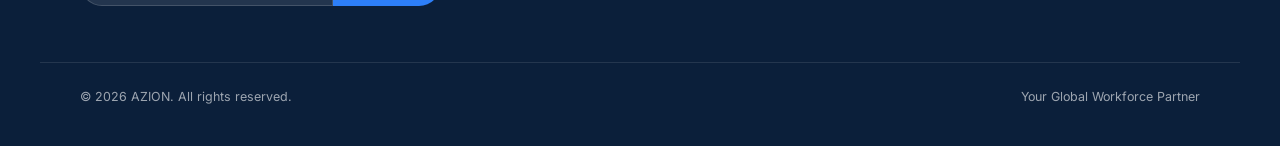
<file: azion-html/contact.html>
<!doctype html>
<html lang="en">
<head>
<meta charset="utf-8" /><meta name="viewport" content="width=device-width, initial-scale=1" />
<title>Contact — AZION</title>
<meta name="description" content="Get in touch with AZION for executive search, contract staffing, RPO, or relocation support." />
<meta property="og:title" content="Contact AZION"><meta property="og:description" content="Let's build your global workforce.">
<link rel="preconnect" href="https://fonts.googleapis.com"><link rel="preconnect" href="https://fonts.gstatic.com" crossorigin>
<link href="https://fonts.googleapis.com/css2?family=Inter:wght@400;500;600&family=Poppins:wght@500;600;700&display=swap" rel="stylesheet">
<link rel="stylesheet" href="css/styles.css" />
</head>
<body>
<div id="nav-mount"></div>

<section class="page-hero">
  <div class="blob" style="top:-100px;left:-100px;height:420px;width:420px;background:rgba(45,127,249,0.15);"></div>
  <div class="blob" style="top:40px;right:0;height:360px;width:360px;background:rgba(247,148,29,0.15);"></div>
  <div class="container" style="position:relative;">
    <p class="eyebrow">Contact</p>
    <h1>Let's build your global workforce.</h1>
    <p>Whether you're hiring internationally or seeking your next opportunity abroad — we'd love to hear from you.</p>
  </div>
</section>

<section class="section">
  <div class="container contact-grid">
    <div class="reveal">
      <p class="section-eyebrow">Contact</p>
      <h2>Reach out to our team.</h2>
      <p style="margin-top:20px;color:rgba(11,31,58,0.7);max-width:400px;">Reach out for executive search, contract staffing, RPO, or relocation support.</p>
      <ul class="contact-info">
        <li><div class="ic"><svg viewBox="0 0 24 24" fill="none" stroke="currentColor" stroke-width="2" stroke-linecap="round" stroke-linejoin="round"><path d="M4 4h16c1.1 0 2 .9 2 2v12c0 1.1-.9 2-2 2H4c-1.1 0-2-.9-2-2V6c0-1.1.9-2 2-2z"/><polyline points="22,6 12,13 2,6"/></svg></div><div><div class="l">Email</div><div class="v">careers@azion.global</div></div></li>
        <li><div class="ic"><svg viewBox="0 0 24 24" fill="none" stroke="currentColor" stroke-width="2" stroke-linecap="round" stroke-linejoin="round"><path d="M22 16.92v3a2 2 0 0 1-2.18 2 19.79 19.79 0 0 1-8.63-3.07 19.5 19.5 0 0 1-6-6 19.79 19.79 0 0 1-3.07-8.67A2 2 0 0 1 4.11 2h3a2 2 0 0 1 2 1.72c.13.96.37 1.9.72 2.81a2 2 0 0 1-.45 2.11L8.09 9.91a16 16 0 0 0 6 6l1.27-1.27a2 2 0 0 1 2.11-.45c.91.35 1.85.59 2.81.72A2 2 0 0 1 22 16.92z"/></svg></div><div><div class="l">Phone</div><div class="v">+91 80 1234 5678</div></div></li>
        <li><div class="ic"><svg viewBox="0 0 24 24" fill="none" stroke="currentColor" stroke-width="2" stroke-linecap="round" stroke-linejoin="round"><path d="M21 10c0 7-9 13-9 13s-9-6-9-13a9 9 0 0 1 18 0z"/><circle cx="12" cy="10" r="3"/></svg></div><div><div class="l">Address</div><div class="v">Bangalore, Karnataka, India</div></div></li>
      </ul>
    </div>

    <form class="form-card reveal" id="contactForm">
      <div class="form-row">
        <label class="field"><span>First name</span><input type="text" required/></label>
        <label class="field"><span>Last name</span><input type="text" required/></label>
      </div>
      <label class="field"><span>Work email</span><input type="email" required/></label>
      <label class="field"><span>Company</span><input type="text"/></label>
      <label class="field"><span>How can we help?</span><textarea rows="4"></textarea></label>
      <button type="submit" class="btn btn-primary">Send message
        <svg viewBox="0 0 24 24" fill="none" stroke="currentColor" stroke-width="2" stroke-linecap="round" stroke-linejoin="round"><line x1="22" y1="2" x2="11" y2="13"/><polygon points="22 2 15 22 11 13 2 9 22 2"/></svg>
      </button>
    </form>
  </div>
</section>

<div id="footer-mount"></div>
<script src="js/main.js"></script>
</body>
</html>
</file>
<file: css/styles.css>
/* =====================================================================
   AZION — Design System (light, blue & white)
   One theme, one :root. Bright body, deep-blue anchor blocks (footer,
   dark sections) for contrast — not a wall of gray.
   Type: Sora (display) / Manrope (body)
   ===================================================================== */

@import url("https://fonts.googleapis.com/css2?family=Manrope:wght@400;500;600;700;800&family=Sora:wght@500;600;700;800&display=swap");

:root {
  /* Surfaces */
  --bg: #FFFFFF;
  --bg-alt: #F1F6FF;        /* soft blue-tinted alt section */
  --panel: #FFFFFF;
  --panel-soft: rgba(45,108,223,0.05);
  --border: rgba(29,78,216,0.14);
  --border-strong: rgba(29,78,216,0.28);

  /* Deep anchor surfaces (footer, dark sections) */
  --deep: #0B1F3A;
  --deep-alt: #123064;

  /* Text */
  --ink: #0B1F3A;
  --soft: rgba(11,31,58,0.72);
  --muted: rgba(11,31,58,0.5);
  --on-deep: #FFFFFF;
  --on-deep-soft: rgba(255,255,255,0.78);
  --on-deep-muted: rgba(255,255,255,0.55);

  /* Brand blues */
  --blue: #2D6CDF;
  --blue-deep: #1741A6;
  --blue-glow: #6FA8FF;

  --gradient-brand: linear-gradient(135deg, #2D6CDF 0%, #6FA8FF 100%);
  --gradient-hero:
    radial-gradient(circle at 18% 14%, rgba(45,108,223,0.14), transparent 46%),
    radial-gradient(circle at 84% 18%, rgba(111,168,255,0.16), transparent 42%),
    linear-gradient(180deg, #FFFFFF 0%, #F1F6FF 100%);

  --shadow-glow: 0 20px 50px -20px rgba(45,108,223,0.45);
  --shadow-card: 0 24px 60px -30px rgba(11,31,58,0.16);
  --shadow-card-deep: 0 30px 70px -30px rgba(0,0,0,0.45);

  --radius: 20px;
  --font-display: "Sora", ui-sans-serif, system-ui, sans-serif;
  --font-body: "Manrope", ui-sans-serif, system-ui, sans-serif;
}

/* ============ Reset ============ */
* { box-sizing: border-box; margin: 0; padding: 0; }
html { scroll-behavior: smooth; -webkit-font-smoothing: antialiased; }
body {
  font-family: var(--font-body);
  color: var(--ink);
  background: var(--bg);
  line-height: 1.6;
  overflow-x: hidden;
}
body.is-loading { overflow: hidden; }
body.page-enter { opacity: 0; transform: translateY(12px); }
body.page-ready { opacity: 1; transform: none; transition: opacity .45s ease, transform .45s ease; }
body.page-leave { opacity: 0; transform: translateY(8px); transition: opacity .25s ease, transform .25s ease; }
img { max-width: 100%; display: block; }
a { color: inherit; text-decoration: none; }
button { font: inherit; cursor: pointer; border: none; background: none; color: inherit; }

body::before {
  content: "";
  position: fixed; inset: 0; pointer-events: none;
  background:
    linear-gradient(rgba(29,78,216,.03) 1px, transparent 1px),
    linear-gradient(90deg, rgba(29,78,216,.03) 1px, transparent 1px);
  background-size: 72px 72px;
  mask-image: radial-gradient(circle at center, #000 18%, transparent 90%);
  opacity: .5;
}

.font-display { font-family: var(--font-display); }
.text-gradient {
  background: var(--gradient-brand);
  -webkit-background-clip: text;
  background-clip: text;
  color: transparent;
}
.container { max-width: 1240px; margin: 0 auto; padding: 0 24px; }
@media (min-width: 1024px) { .container { padding: 0 40px; } }

/* ============ Navbar ============ */
.nav {
  position: fixed; top: 0; left: 0; right: 0; z-index: 50;
  transition: all .5s ease;
  background: rgba(255,255,255,0.7);
  backdrop-filter: blur(18px) saturate(160%);
  border-bottom: 1px solid transparent;
}
.nav.scrolled {
  background: rgba(255,255,255,0.92);
  border-bottom-color: var(--border);
  box-shadow: 0 14px 40px -32px rgba(11,31,58,0.3);
}
.nav-inner {
  max-width: 1240px; margin: 0 auto; padding: 0 24px;
  min-height: 80px; display: flex; align-items: center; justify-content: space-between;
}
@media (min-width: 768px) { .nav-inner { padding: 0 40px; } }
.brand { display: flex; align-items: center; gap: 10px; font-family: var(--font-display); font-weight: 700; font-size: 1.15rem; letter-spacing: -0.01em; }
.brand-logo { height: 44px; width: auto; max-width: 180px; object-fit: contain; }
@media (min-width: 768px) { .brand-logo { height: 52px; max-width: 220px; } }
.brand-mark {
  height: 36px; width: 36px; border-radius: 10px;
  background: var(--gradient-brand); color: #fff;
  display: grid; place-items: center; font-weight: 700; font-family: var(--font-display);
  box-shadow: var(--shadow-glow);
}
.nav-links {
  display: none; align-items: center; gap: 4px; list-style: none;
  padding: 8px; border-radius: 999px;
  background: var(--panel-soft); border: 1px solid var(--border);
}
@media (min-width: 1024px) { .nav-links { display: flex; } }
.nav-links a {
  position: relative; min-height: 40px; display: flex; align-items: center;
  padding: 0 14px; border-radius: 999px;
  font-size: 0.88rem; font-weight: 700; letter-spacing: .01em;
  color: var(--soft); transition: color .2s, background .2s;
}
.nav-links a:hover, .nav-links a.active {
  color: var(--blue-deep); background: rgba(45,108,223,0.1);
}
.nav-cta {
  display: none; align-items: center; padding: 10px 22px;
  border-radius: 999px; color: #fff; font-weight: 700;
  background: var(--gradient-brand);
  font-size: 0.88rem; box-shadow: var(--shadow-glow);
  position: relative; overflow: hidden; transition: transform .25s, filter .25s;
}
.nav-cta:hover { transform: translateY(-2px); filter: brightness(1.06); }
@media (min-width: 640px) { .nav-cta { display: inline-flex; } }
.nav-toggle { display: inline-flex; padding: 8px; color: var(--ink); }
@media (min-width: 1024px) { .nav-toggle { display: none; } }
.nav-toggle svg { width: 22px; height: 22px; }
.nav-mobile {
  display: none; margin: 0 16px 16px; border-radius: 24px;
  border: 1px solid var(--border); background: #FFFFFF;
  box-shadow: var(--shadow-card);
}
.nav-mobile.open { display: block; }
.nav-mobile ul { list-style: none; padding: 8px 20px; }
.nav-mobile li + li { border-top: 1px solid var(--border); }
.nav-mobile li a { display: block; padding: 12px 0; color: var(--soft); font-weight: 600; }
.nav-mobile li a.active { color: var(--blue); }

/* ============ Buttons ============ */
.btn {
  position: relative; overflow: hidden;
  display: inline-flex; align-items: center; gap: 8px;
  min-height: 54px; padding: 0 26px; border-radius: 999px;
  font-weight: 700; letter-spacing: .01em;
  transition: all .25s ease;
}
.btn::before {
  content: ""; position: absolute; top: 0; left: -120%; width: 60%; height: 100%;
  background: linear-gradient(90deg, transparent, rgba(255,255,255,.35), transparent);
  transform: skewX(-20deg); transition: left .45s ease;
}
.btn:hover::before { left: 150%; }
.btn-primary { background: var(--gradient-brand); color: #fff; box-shadow: var(--shadow-glow); }
.btn-primary:hover { transform: translateY(-2px); filter: brightness(1.05); }
.btn-ghost {
  background: #fff; color: var(--ink);
  border: 1px solid var(--border);
  box-shadow: 0 2px 10px -4px rgba(11,31,58,0.1);
}
.btn-ghost:hover { background: var(--bg-alt); border-color: var(--border-strong); }
.btn svg { width: 18px; height: 18px; transition: transform .25s; }
.btn:hover svg { transform: translateX(3px); }

/* ============ Hero (home) ============ */
.hero { position: relative; overflow: hidden; padding: 168px 0 130px; background: var(--gradient-hero); }
@media (min-width: 768px) { .hero { padding: 168px 0 140px; } }
.hero::after {
  content: ""; position: absolute; inset: auto 0 0; height: 140px;
  background: linear-gradient(180deg, transparent, var(--bg));
}
.hero-grid { display: grid; gap: 48px; align-items: center; }
@media (min-width: 1024px) { .hero-grid { grid-template-columns: 1fr 1fr; gap: 64px; } }

.eyebrow-chip, .page-hero .eyebrow, .section-eyebrow {
  display: inline-flex; align-items: center; gap: 8px;
  min-height: 36px; padding: 0 16px; border-radius: 999px;
  background: rgba(45,108,223,0.08); border: 1px solid var(--border);
  font-size: 0.75rem; font-weight: 800; letter-spacing: .18em; text-transform: uppercase;
  color: var(--blue-deep);
}
.eyebrow-chip .dot { height: 6px; width: 6px; border-radius: 50%; background: var(--blue); box-shadow: 0 0 10px rgba(45,108,223,.6); }

.hero h1, .page-hero h1, .section h2, .mv h2 {
  font-family: var(--font-display); font-weight: 700; line-height: 1.03; letter-spacing: -0.03em;
  color: var(--ink);
}
.hero h1 { margin-top: 26px; max-width: 12ch; font-size: clamp(2.6rem, 5.6vw, 5.2rem); }
.hero-lead, .page-hero p, .body-lead p, .card p, .step-card p, .quote-card .role {
  color: var(--soft);
}
.hero-lead { margin-top: 22px; max-width: 36em; font-size: 1.1rem; }
.hero-cta { margin-top: 32px; display: flex; flex-wrap: wrap; gap: 12px; }

.hero-stats { margin-top: 42px; display: grid; grid-template-columns: repeat(3, 1fr); gap: 16px; max-width: 420px; }
.hero-stats > div {
  padding: 18px; border-radius: 20px;
  background: #FFFFFF;
  border: 1px solid var(--border); box-shadow: var(--shadow-card);
}
.hero-stats .n { font-family: var(--font-display); font-size: 1.6rem; font-weight: 700; color: var(--blue-deep); }
.hero-stats .l { font-size: 0.68rem; letter-spacing: 0.12em; text-transform: uppercase; color: var(--muted); }

.hero-visual { position: relative; }
.hero-img-wrap { position: relative; aspect-ratio: 4/5; border-radius: 28px; overflow: hidden; box-shadow: var(--shadow-card); }
.hero-img-wrap img { width: 100%; height: 100%; object-fit: cover; }
.hero-img-wrap::after { content: ""; position: absolute; inset: 0; background: linear-gradient(to top right, rgba(11,31,58,0.35), transparent 60%); }

.floating-card {
  position: absolute; bottom: -20px; left: -20px; width: 220px;
  padding: 14px 16px; border-radius: 18px; display: flex; gap: 12px; align-items: center;
  background: #FFFFFF; border: 1px solid var(--border); box-shadow: var(--shadow-card);
}
.floating-card .ping { height: 40px; width: 40px; border-radius: 999px; background: rgba(45,108,223,0.12); display: grid; place-items: center; }
.floating-card .ping span { height: 10px; width: 10px; border-radius: 50%; background: var(--blue); animation: pulse 1.6s ease-out infinite; }
.floating-card .l { font-size: 0.7rem; color: var(--muted); }
.floating-card .v { font-weight: 700; font-size: 0.92rem; color: var(--ink); }

.blob { position: absolute; pointer-events: none; border-radius: 50%; filter: blur(90px); animation: blobFloat 22s ease-in-out infinite; }

/* ============ Page Hero (sub-pages) ============ */
.page-hero {
  position: relative; padding: 180px 0 118px; text-align: center; overflow: hidden;
  background:
    radial-gradient(circle at 20% 24%, rgba(45,108,223,0.1), transparent 45%),
    radial-gradient(circle at 78% 22%, rgba(111,168,255,0.12), transparent 40%),
    var(--bg);
}
.page-hero h1 { margin-top: 20px; font-size: clamp(2.4rem, 5vw, 4.4rem); }
.page-hero p { margin: 22px auto 0; max-width: 680px; font-size: 1.05rem; }
.page-hero h1::after, .mv h2::after { margin-left: auto; margin-right: auto; }

/* ============ Sections shared ============ */
.section { padding: 100px 0; position: relative; }
@media (min-width: 768px) { .section { padding: 118px 0; } }
.section-alt { background: var(--bg-alt); }
.section-dark { background: linear-gradient(180deg, var(--deep), var(--deep-alt)); color: var(--on-deep); }
.section-dark .soft-on-deep, .section-dark p { color: var(--on-deep-soft); }
.section-head { max-width: 720px; }
.section h2 { margin-top: 14px; font-size: clamp(2.1rem, 4.4vw, 3.2rem); }
.section h2::after, .mv h2::after {
  content: ""; display: block; width: 86px; height: 2px; margin-top: 18px;
  background: linear-gradient(90deg, var(--blue), transparent);
  box-shadow: 0 0 16px rgba(45,108,223,.4);
}
.section-dark h2::after { background: linear-gradient(90deg, var(--blue-glow), transparent); }
.grid-3 { display: grid; gap: 24px; grid-template-columns: 1fr; margin-top: 56px; }
@media (min-width: 640px) { .grid-3 { grid-template-columns: repeat(2, 1fr); } }
@media (min-width: 1024px) { .grid-3 { grid-template-columns: repeat(3, 1fr); } }

/* ============ Cards ============ */
.card, .step-card, .quote-card, .form-card, .map-wrap {
  position: relative; border-radius: 24px; overflow: hidden;
  background: #FFFFFF;
  border: 1px solid var(--border); box-shadow: var(--shadow-card);
}
.card { padding: 30px; transition: transform .45s cubic-bezier(.16,1,.3,1), border-color .35s, box-shadow .35s; }
.card:hover, .step-card:hover {
  transform: translateY(-8px); border-color: var(--border-strong);
  box-shadow: 0 30px 70px -35px rgba(45,108,223,0.35);
}
.card .icon, .contact-info .ic, .mv-icon, .step-icon {
  background: var(--gradient-brand);
  box-shadow: var(--shadow-glow);
}
.card .icon { height: 52px; width: 52px; border-radius: 16px; color: #fff; display: grid; place-items: center; }
.card .icon svg { width: 22px; height: 22px; }
.card h3, .step-card h3, .quote-card .name, .footer h4 { font-family: var(--font-display); font-weight: 700; letter-spacing: -0.02em; color: var(--ink); }
.card h3 { margin-top: 20px; font-size: 1.16rem; }

/* ============ About / two-col ============ */
.two-col { display: grid; gap: 48px; align-items: center; }
@media (min-width: 1024px) { .two-col { grid-template-columns: 1fr 1fr; gap: 80px; } }
.about-visual { position: relative; }
.about-visual .frame1, .about-visual .frame2 { position: absolute; border-radius: 22px; }
.about-visual .frame1 { top: -24px; left: -24px; height: 110px; width: 110px; border: 1px solid var(--border-strong); }
.about-visual .frame2 { bottom: -24px; right: -24px; height: 88px; width: 88px; background: rgba(45,108,223,0.08); border: 1px solid var(--border); }
.about-img { position: relative; aspect-ratio: 4/5; border-radius: 28px; overflow: hidden; border: 1px solid var(--border); box-shadow: var(--shadow-card); }
.about-img img { width: 100%; height: 100%; object-fit: cover; transition: transform .7s ease, filter .7s ease; }
.about-img:hover img { transform: scale(1.03); filter: saturate(1.05); }
.body-lead p { margin-top: 20px; line-height: 1.75; }

/* ============ Mission / Vision ============ */
.mv { padding: 96px 0; position: relative; overflow: hidden; color: var(--on-deep); background: linear-gradient(180deg, var(--deep), var(--deep-alt)); }
.mv.light { background: var(--bg-alt); color: var(--ink); }
.mv.light .lead { color: var(--soft); }
.mv-inner { max-width: 720px; margin: 0 auto; text-align: center; }
.mv-icon {
  margin: 0 auto; height: 80px; width: 80px; border-radius: 22px;
  color: #fff; display: grid; place-items: center; position: relative;
}
.mv-icon svg { width: 34px; height: 34px; }
.mv-icon::after {
  content: ""; position: absolute; inset: -10px; border-radius: 26px;
  border: 1px solid rgba(111,168,255,0.4); animation: pulseRing 2.6s ease-out infinite;
}
.mv h2 { margin-top: 30px; font-size: clamp(2.1rem, 4vw, 3.2rem); color: inherit; }
.mv .lead { margin-top: 20px; font-size: 1.1rem; line-height: 1.8; color: var(--on-deep-soft); }

/* ============ Process timeline ============ */
.timeline { margin-top: 60px; position: relative; }
.timeline::before {
  content: ""; position: absolute; top: 32px; left: 0; right: 0; height: 1px;
  background: linear-gradient(to right, var(--blue), var(--blue-glow), transparent);
  opacity: .4; display: none;
}
@media (min-width: 768px) { .timeline::before { display: block; } }
.steps { display: grid; grid-template-columns: repeat(2, 1fr); gap: 24px; }
@media (min-width: 768px) { .steps { grid-template-columns: repeat(6, 1fr); } }
.step { text-align: center; }
.step-icon {
  position: relative; margin: 0 auto; height: 66px; width: 66px; border-radius: 20px;
  display: grid; place-items: center; color: #fff;
}
.step-icon svg { width: 24px; height: 24px; }
.step-num {
  position: absolute; top: -8px; right: -8px; height: 24px; width: 24px; border-radius: 50%;
  background: var(--ink); color: #fff; font-size: 0.72rem; font-weight: 700;
  display: grid; place-items: center; box-shadow: 0 8px 18px rgba(11,31,58,.25);
}
.step-label { margin-top: 14px; font-size: 0.85rem; font-weight: 700; color: var(--soft); }

/* ============ Detailed steps ============ */
.steps-detailed { display: grid; grid-template-columns: 1fr; gap: 24px; }
@media (min-width: 768px) { .steps-detailed { grid-template-columns: 1fr 1fr; } }
.step-card { padding: 30px; transition: all .3s; }
.step-card .n { font-family: var(--font-display); font-weight: 700; font-size: 2.2rem; letter-spacing: -0.04em; color: var(--blue); }
.step-card h3 { margin-top: 8px; font-size: 1.15rem; }
.step-card p { margin-top: 8px; font-size: 0.92rem; }

/* ============ Countries / map ============ */
.map-wrap { margin-top: 48px; padding: 30px; background: var(--bg-alt); }
.map-wrap svg { width: 100%; height: auto; }
.chips { margin-top: 24px; display: flex; flex-wrap: wrap; gap: 8px; }
.chip {
  padding: 6px 14px; border-radius: 999px; font-size: 0.78rem; font-weight: 700;
  background: #fff; border: 1px solid var(--border); color: var(--soft);
}

/* ============ Stats ============ */
.stats { display: grid; grid-template-columns: repeat(2, 1fr); gap: 32px; padding: 80px 0; }
@media (min-width: 768px) { .stats { grid-template-columns: repeat(4, 1fr); padding: 110px 0; } }
.stat {
  text-align: center; padding: 18px; border-radius: 20px;
  background: rgba(255,255,255,0.06);
  border: 1px solid rgba(255,255,255,0.14);
}
.stat .v { font-family: var(--font-display); font-weight: 700; font-size: clamp(2.1rem, 4vw, 3.4rem); color: #fff; }
.stat .l { margin-top: 8px; font-size: 0.75rem; letter-spacing: 0.16em; text-transform: uppercase; color: var(--on-deep-muted); }

/* ============ Testimonials ============ */
.testimonials { text-align: center; max-width: 800px; margin: 0 auto; }
.quote-card { padding: 42px; margin-top: 48px; min-height: 240px; }
.quote-card svg { width: 32px; height: 32px; color: var(--blue); margin: 0 auto; }
.quote-card p { margin-top: 22px; font-size: 1.15rem; line-height: 1.8; color: var(--ink); }
.quote-card .name { margin-top: 20px; }
.dots { margin-top: 24px; display: flex; justify-content: center; gap: 8px; }
.dots button { height: 6px; width: 12px; border-radius: 999px; background: rgba(29,78,216,.16); transition: all .3s; }
.dots button.active { width: 32px; background: var(--gradient-brand); }

/* ============ Contact ============ */
.contact-grid { display: grid; gap: 48px; }
@media (min-width: 1024px) { .contact-grid { grid-template-columns: 1fr 1fr; gap: 80px; } }
.contact-info { margin-top: 40px; list-style: none; display: grid; gap: 16px; }
.contact-info li { display: flex; gap: 16px; align-items: flex-start; padding: 18px 20px; border-radius: 20px; background: #fff; border: 1px solid var(--border); box-shadow: var(--shadow-card); }
.contact-info .ic { height: 44px; width: 44px; border-radius: 12px; color: #fff; display: grid; place-items: center; flex-shrink: 0; }
.contact-info .ic svg { width: 18px; height: 18px; }
.contact-info .l { font-size: 0.72rem; letter-spacing: 0.12em; text-transform: uppercase; color: var(--muted); }
.contact-info .v { font-weight: 700; color: var(--ink); }
.form-card { padding: 34px; }
.form-row { display: grid; gap: 16px; grid-template-columns: 1fr 1fr; }
.field { display: block; margin-top: 16px; }
.field:first-child { margin-top: 0; }
.field span { display: block; font-size: 0.72rem; letter-spacing: 0.12em; text-transform: uppercase; color: var(--muted); margin-bottom: 8px; }
.field input, .field textarea {
  width: 100%; padding: 12px 16px; border-radius: 14px; border: 1px solid var(--border);
  background: var(--bg-alt); color: var(--ink); font: inherit; outline: none;
  transition: border .2s, box-shadow .2s, background .2s;
}
.field input:focus, .field textarea:focus {
  border-color: var(--blue-glow); background: #fff;
  box-shadow: 0 0 0 4px rgba(45,108,223,0.14);
}
.form-card button { margin-top: 24px; }

/* ============ Footer ============ */
.footer { background: linear-gradient(180deg, var(--deep), var(--deep-alt)); color: var(--on-deep); padding: 86px 0 40px; }
.footer-grid { display: grid; gap: 40px; grid-template-columns: 1fr; }
@media (min-width: 768px) { .footer-grid { grid-template-columns: 2fr 1fr 1fr 1fr; } }
.footer h4 { margin-bottom: 16px; color: #fff; }
.footer p { color: var(--on-deep-soft); }
.footer ul { list-style: none; }
.footer ul li a { display: block; padding: 4px 0; color: var(--on-deep-soft); font-size: 0.9rem; transition: color .2s; }
.footer ul li a:hover { color: var(--blue-glow); }
.footer .newsletter { margin-top: 24px; display: flex; max-width: 340px; }
.footer .newsletter input {
  flex: 1; padding: 10px 16px; border-radius: 999px 0 0 999px;
  border: 1px solid rgba(255,255,255,0.18); background: rgba(255,255,255,0.08);
  color: #fff; outline: none; font: inherit; font-size: 0.88rem;
}
.footer .newsletter input::placeholder { color: var(--on-deep-muted); }
.footer .newsletter input:focus { border-color: var(--blue-glow); }
.footer .newsletter button {
  padding: 0 20px; min-height: 52px; border-radius: 0 999px 999px 0; font-weight: 700; font-size: 0.88rem;
  color: #fff; background: var(--gradient-brand); transition: transform .25s, filter .25s;
}
.footer .newsletter button:hover { transform: translateY(-2px); filter: brightness(1.1); }
.socials { display: flex; gap: 12px; }
.socials a {
  height: 40px; width: 40px; border-radius: 50%; display: grid; place-items: center;
  background: rgba(255,255,255,0.08); border: 1px solid rgba(255,255,255,0.16); transition: all .2s;
}
.socials a:hover { background: var(--blue); border-color: var(--blue-glow); }
.socials svg { width: 16px; height: 16px; }
.footer-bottom {
  max-width: 1240px; margin: 56px auto 0; padding: 24px 24px 0;
  border-top: 1px solid rgba(255,255,255,0.14); font-size: 0.78rem; color: var(--on-deep-muted);
  display: flex; flex-direction: column; gap: 12px; text-align: center;
}
@media (min-width: 768px) { .footer-bottom { flex-direction: row; justify-content: space-between; text-align: left; padding: 24px 40px 0; } }

/* ============ Scroll progress + reveal-on-scroll ============ */
.scroll-progress {
  position: fixed; top: 0; left: 0; height: 3px; width: 100%; transform-origin: left center;
  transform: scaleX(0); background: var(--gradient-brand);
  box-shadow: 0 0 20px rgba(45,108,223,.5); z-index: 80;
}
.reveal, .reveal-left, .reveal-right, .reveal-scale, .reveal-heading {
  opacity: 0; transition: opacity .8s cubic-bezier(.16,1,.3,1), transform .8s cubic-bezier(.16,1,.3,1), filter .8s cubic-bezier(.16,1,.3,1);
  transition-delay: var(--reveal-delay, 0s); will-change: opacity, transform;
}
.reveal, .reveal-heading { transform: translateY(32px); filter: blur(5px); }
.reveal-left { transform: translateX(-36px); filter: blur(5px); }
.reveal-right { transform: translateX(36px); filter: blur(5px); }
.reveal-scale { transform: scale(.95); filter: blur(5px); }
.reveal.in, .reveal-left.in, .reveal-right.in, .reveal-scale.in, .reveal-heading.in { opacity: 1; transform: none; filter: none; }

/* ============ Custom cursor ============ */
.cursor, .cursor-dot { position: fixed; top: 0; left: 0; pointer-events: none; z-index: 9999; border-radius: 50%; }
.cursor {
  height: 32px; width: 32px; border: 1.5px solid rgba(45,108,223,.5);
  background: rgba(45,108,223,.05); transform: translate(-50%, -50%);
  transition: transform .15s ease, width .2s, height .2s, border-color .2s;
}
.cursor.hover { width: 60px; height: 60px; border-color: var(--blue-deep); }
.cursor-dot { height: 6px; width: 6px; background: var(--blue); box-shadow: 0 0 10px rgba(45,108,223,.6); transform: translate(-50%, -50%); }
@media (max-width: 900px), (pointer: coarse) { .cursor, .cursor-dot { display: none; } }

/* ============ PageLoader (video) ============ */
.loader-root { position: fixed; inset: 0; z-index: 100; display: flex; align-items: center; justify-content: center; overflow: hidden; background: #fff; }
.loader-root.is-fading-out { opacity: 0; transition: opacity .6s ease; }
.loader-video-shell { position: absolute; inset: 0; display: flex; align-items: center; justify-content: center; background: #fff; }
.loader-video { width: 100%; height: 100%; object-fit: cover; display: block; }

/* ============ Spinning Earth Hero ============ */
.earth-wrap {
  position: relative; width: 100%; aspect-ratio: 1 / 1; max-width: 560px; margin-inline: auto; border-radius: 50%;
  background: radial-gradient(circle at 50% 50%, rgba(45,108,223,.14) 0%, rgba(111,168,255,.05) 46%, transparent 72%);
  box-shadow: 0 0 0 1px rgba(45,108,223,.1), var(--shadow-card), inset 0 0 90px rgba(45,108,223,.08);
}
.earth-wrap::before, .earth-wrap::after { content: ""; position: absolute; border-radius: 50%; pointer-events: none; }
.earth-wrap::before { inset: 9%; border: 1px solid rgba(45,108,223,.14); animation: slowSpin 28s linear infinite; }
.earth-wrap::after { inset: -3%; border: 1px solid rgba(45,108,223,.08); }
#earth-canvas { position: absolute; inset: 0; width: 100%; height: 100%; cursor: grab; }
#earth-canvas canvas { display: block; width: 100% !important; height: 100% !important; }
.earth-legend {
  position: absolute; left: 50%; bottom: -18px; transform: translateX(-50%);
  display: inline-flex; align-items: center; gap: 8px; min-height: 42px; padding: 0 18px;
  border-radius: 999px; background: #fff; border: 1px solid var(--border);
  font-size: 12px; font-weight: 800; letter-spacing: .04em; color: var(--ink);
  white-space: nowrap; box-shadow: var(--shadow-card);
}
.earth-legend .dot { width: 8px; height: 8px; border-radius: 50%; display: inline-block; }
.earth-legend .dot-blue { background: var(--blue); box-shadow: 0 0 8px rgba(45,108,223,.6); }
.earth-legend .dot-orange { background: var(--blue-glow); box-shadow: 0 0 8px rgba(111,168,255,.6); }
.earth-legend .arrow { opacity: .55; }

/* ============ Animations ============ */
@keyframes pulse { 0%, 100% { opacity: 1; } 50% { opacity: 0.4; } }
@keyframes pulseRing { 0% { transform: scale(1); opacity: 0.6; } 100% { transform: scale(1.6); opacity: 0; } }
@keyframes blobFloat {
  0%, 100% { transform: translate(0,0) scale(1); }
  33% { transform: translate(40px, -30px) scale(1.08); }
  66% { transform: translate(-30px, 40px) scale(0.94); }
}
@keyframes slowSpin { from { transform: rotate(0); } to { transform: rotate(360deg); } }
@keyframes cloudMoveSlow { from { transform: translateX(-20px); } to { transform: translateX(120vw); } }
@keyframes cloudMoveFast { from { transform: translateX(-20px); } to { transform: translateX(120vw); } }
.animate-cloud-slow { animation: cloudMoveSlow 40s linear infinite; }
.animate-cloud-fast { animation: cloudMoveFast 28s linear infinite; }

/* ============ Responsive tweaks ============ */
@media (max-width: 767px) {
  .hero { padding: 148px 0 112px; }
  .hero-stats, .form-row { grid-template-columns: 1fr; }
  .quote-card, .form-card { padding: 28px; }
  .footer .newsletter { flex-direction: column; }
  .footer .newsletter button { min-height: 52px; border-radius: 999px; margin-top: 8px; }
}
@media (prefers-reduced-motion: reduce) {
  .reveal, .reveal-left, .reveal-right, .reveal-scale, .reveal-heading { opacity: 1; transform: none; filter: none; }
  .animate-cloud-slow, .animate-cloud-fast, .earth-wrap::before { animation: none; }
}
</file>
<file: azion-html/css/styles.css>
/* ============ AZION — Design System ============ */
:root {
  --navy-deep: #0B1F3A;
  --brand-blue: #2D7FF9;
  --brand-blue-glow: #6BA6FF;
  --brand-orange: #F7941D;
  --mist: #F5F7FB;
  --border: #E4E9F2;
  --white: #ffffff;
  --gradient-brand: linear-gradient(135deg, #2D7FF9 0%, #6BA6FF 100%);
  --gradient-hero: radial-gradient(1200px 600px at 80% 10%, rgba(45,127,249,0.10), transparent 60%),
                   radial-gradient(900px 500px at 10% 90%, rgba(247,148,29,0.10), transparent 60%),
                   linear-gradient(180deg, #ffffff 0%, #F5F7FB 100%);
  --shadow-glow: 0 20px 60px -20px rgba(45,127,249,0.55);
  --shadow-card: 0 30px 80px -30px rgba(11,31,58,0.25);
  --radius: 16px;
  --font-display: "Poppins", ui-sans-serif, system-ui, sans-serif;
  --font-body: "Inter", ui-sans-serif, system-ui, sans-serif;
}

* { box-sizing: border-box; margin: 0; padding: 0; }
html { scroll-behavior: smooth; -webkit-font-smoothing: antialiased; }
body {
  font-family: var(--font-body);
  color: var(--navy-deep);
  background: var(--white);
  line-height: 1.55;
  overflow-x: hidden;
}
body.is-loading { overflow: hidden; }
img { max-width: 100%; display: block; }
a { color: inherit; text-decoration: none; }
button { font: inherit; cursor: pointer; border: none; background: none; color: inherit; }

.font-display { font-family: var(--font-display); }
.text-gradient {
  background: var(--gradient-brand);
  -webkit-background-clip: text;
  background-clip: text;
  color: transparent;
}
.glass {
  background: rgba(255,255,255,0.65);
  backdrop-filter: blur(14px);
  -webkit-backdrop-filter: blur(14px);
  border: 1px solid rgba(255,255,255,0.5);
}
.container { max-width: 1200px; margin: 0 auto; padding: 0 24px; }
@media (min-width: 1024px) { .container { padding: 0 40px; } }

/* ============ Navbar ============ */
.nav {
  position: fixed; top: 0; left: 0; right: 0; z-index: 50;
  transition: all .5s ease;
  background: rgba(255,255,255,0.75);
  backdrop-filter: blur(10px);
}
.nav.scrolled { background: rgba(255,255,255,0.85); box-shadow: 0 1px 0 rgba(11,31,58,0.05); }
.nav-inner {
  max-width: 1200px; margin: 0 auto; padding: 0 24px;
  height: 70px; display: flex; align-items: center; justify-content: space-between;
}
@media (min-width: 768px) { .nav-inner { height: 80px; padding: 0 40px; } }
.brand { display: flex; align-items: center; gap: 10px; font-family: var(--font-display); font-weight: 600; font-size: 1.15rem; letter-spacing: -0.01em; }
.brand-mark {
  height: 36px; width: 36px; border-radius: 10px;
  background: var(--gradient-brand);
  color: white; display: grid; place-items: center;
  font-weight: 700; font-family: var(--font-display);
  box-shadow: var(--shadow-glow);
}
.nav-links { display: none; align-items: center; gap: 32px; list-style: none; }
@media (min-width: 1024px) { .nav-links { display: flex; } }
.nav-links a { position: relative; font-size: 0.9rem; color: rgba(11,31,58,0.8); transition: color .2s; }
.nav-links a::after {
  content: ""; position: absolute; left: 0; bottom: -6px; height: 2px; width: 0;
  background: var(--brand-blue); transition: width .3s;
}
.nav-links a:hover, .nav-links a.active { color: var(--brand-blue); }
.nav-links a:hover::after, .nav-links a.active::after { width: 100%; }
.nav-cta {
  display: none; align-items: center; padding: 10px 20px;
  border-radius: 999px; background: var(--navy-deep); color: white;
  font-size: 0.88rem; font-weight: 500; transition: background .2s;
  box-shadow: 0 8px 24px -12px rgba(11,31,58,0.6);
}
.nav-cta:hover { background: var(--brand-blue); }
@media (min-width: 640px) { .nav-cta { display: inline-flex; } }
.nav-toggle { display: inline-flex; padding: 8px; color: var(--navy-deep); }
@media (min-width: 1024px) { .nav-toggle { display: none; } }
.nav-toggle svg { width: 22px; height: 22px; }
.nav-mobile { display: none; border-top: 1px solid rgba(255,255,255,0.4); background: rgba(255,255,255,0.85); backdrop-filter: blur(14px); }
.nav-mobile.open { display: block; }
.nav-mobile ul { list-style: none; padding: 12px 24px; }
.nav-mobile li a { display: block; padding: 10px 0; color: var(--navy-deep); }
.nav-mobile li a.active { color: var(--brand-blue); }

/* ============ Buttons ============ */
.btn {
  display: inline-flex; align-items: center; gap: 8px;
  padding: 12px 24px; border-radius: 999px; font-weight: 500;
  transition: all .25s ease;
}
.btn-primary { background: var(--navy-deep); color: white; box-shadow: 0 18px 40px -18px rgba(45,127,249,0.7); }
.btn-primary:hover { background: var(--brand-blue); transform: translateY(-1px); }
.btn-ghost { background: rgba(255,255,255,0.6); backdrop-filter: blur(10px); color: var(--navy-deep); border: 1px solid var(--border); }
.btn-ghost:hover { background: white; }
.btn svg { width: 18px; height: 18px; transition: transform .25s; }
.btn:hover svg { transform: translateX(3px); }

/* ============ Hero (home) ============ */
.hero {
  position: relative; overflow: hidden;
  padding: 140px 0 100px;
  background: var(--gradient-hero);
}
@media (min-width: 768px) { .hero { padding: 170px 0 130px; } }
.hero-grid { display: grid; gap: 48px; align-items: center; }
@media (min-width: 1024px) { .hero-grid { grid-template-columns: 1fr 1fr; gap: 64px; } }
.eyebrow-chip {
  display: inline-flex; align-items: center; gap: 8px;
  padding: 6px 16px; border-radius: 999px;
  background: rgba(255,255,255,0.65); backdrop-filter: blur(10px);
  border: 1px solid rgba(255,255,255,0.5);
  font-size: 0.75rem; font-weight: 500;
}
.eyebrow-chip .dot { height: 6px; width: 6px; border-radius: 50%; background: var(--brand-orange); }
.hero h1 {
  font-family: var(--font-display); font-weight: 600;
  font-size: clamp(2.4rem, 5.4vw, 4.2rem);
  line-height: 1.05; margin-top: 24px; letter-spacing: -0.015em;
}
.hero-lead { margin-top: 22px; max-width: 34em; font-size: 1.1rem; color: rgba(11,31,58,0.7); }
.hero-cta { margin-top: 32px; display: flex; flex-wrap: wrap; gap: 12px; }
.hero-stats { margin-top: 42px; display: grid; grid-template-columns: repeat(3, 1fr); gap: 20px; max-width: 400px; }
.hero-stats .n { font-family: var(--font-display); font-size: 1.6rem; font-weight: 600; }
.hero-stats .l { font-size: 0.7rem; letter-spacing: 0.12em; text-transform: uppercase; color: rgba(11,31,58,0.6); }
.hero-visual { position: relative; }
.hero-img-wrap {
  position: relative; aspect-ratio: 4/5; border-radius: 28px; overflow: hidden;
  box-shadow: 0 40px 80px -30px rgba(11,31,58,0.45);
}
.hero-img-wrap img { width: 100%; height: 100%; object-fit: cover; }
.hero-img-wrap::after {
  content: ""; position: absolute; inset: 0;
  background: linear-gradient(to top right, rgba(11,31,58,0.4), transparent 60%);
}
.floating-card {
  position: absolute; bottom: -20px; left: -20px;
  padding: 14px 16px; border-radius: 18px; width: 220px;
  background: rgba(255,255,255,0.85); backdrop-filter: blur(14px);
  border: 1px solid rgba(255,255,255,0.6); box-shadow: 0 20px 40px -12px rgba(11,31,58,0.25);
  display: flex; gap: 12px; align-items: center;
}
.floating-card .ping {
  height: 40px; width: 40px; border-radius: 999px;
  background: rgba(247,148,29,0.2); display: grid; place-items: center;
}
.floating-card .ping span { height: 10px; width: 10px; border-radius: 50%; background: var(--brand-orange); animation: pulse 1.6s ease-out infinite; }
.floating-card .l { font-size: 0.7rem; color: rgba(11,31,58,0.6); }
.floating-card .v { font-weight: 600; font-size: 0.92rem; }
.blob {
  position: absolute; pointer-events: none; border-radius: 50%; filter: blur(80px);
  animation: blobFloat 22s ease-in-out infinite;
}

/* ============ Page Hero (sub-pages) ============ */
.page-hero {
  position: relative; padding: 160px 0 90px; text-align: center;
  background: var(--white); overflow: hidden;
}
@media (min-width: 768px) { .page-hero { padding: 190px 0 110px; } }
.page-hero .eyebrow { color: var(--brand-orange); font-size: 0.82rem; font-weight: 600; letter-spacing: 0.2em; text-transform: uppercase; }
.page-hero h1 {
  margin-top: 16px;
  font-family: var(--font-display); font-weight: 600;
  font-size: clamp(2.2rem, 5vw, 3.8rem);
  line-height: 1.05; letter-spacing: -0.02em;
}
.page-hero p { margin: 20px auto 0; max-width: 640px; font-size: 1.05rem; color: rgba(11,31,58,0.7); }

/* ============ Sections shared ============ */
.section { padding: 90px 0; }
@media (min-width: 768px) { .section { padding: 120px 0; } }
.section-alt { background: var(--mist); }
.section-dark { background: var(--navy-deep); color: white; }
.section-head { max-width: 640px; }
.section-eyebrow { color: var(--brand-orange); font-size: 0.82rem; font-weight: 600; letter-spacing: 0.18em; text-transform: uppercase; }
.section h2 {
  margin-top: 12px; font-family: var(--font-display); font-weight: 600;
  font-size: clamp(2rem, 4.4vw, 3rem); line-height: 1.1; letter-spacing: -0.015em;
}
.section-dark h2 { color: white; }
.grid-3 { display: grid; gap: 24px; grid-template-columns: 1fr; margin-top: 56px; }
@media (min-width: 640px) { .grid-3 { grid-template-columns: repeat(2, 1fr); } }
@media (min-width: 1024px) { .grid-3 { grid-template-columns: repeat(3, 1fr); } }

/* Cards */
.card {
  position: relative;
  padding: 28px;
  border-radius: 24px;
  background: white;
  border: 1px solid var(--border);
  transition: all .5s cubic-bezier(0.16,1,0.3,1);
}
.card:hover {
  transform: translateY(-6px);
  border-color: rgba(45,127,249,0.4);
  box-shadow: 0 30px 60px -25px rgba(45,127,249,0.4);
}
.card .icon {
  height: 48px; width: 48px; border-radius: 14px; color: white;
  background: var(--gradient-brand); display: grid; place-items: center;
}
.card .icon svg { width: 22px; height: 22px; }
.card h3 { margin-top: 18px; font-family: var(--font-display); font-weight: 600; font-size: 1.15rem; }
.card p { margin-top: 10px; font-size: 0.92rem; color: rgba(11,31,58,0.7); line-height: 1.6; }

/* About/Two-col */
.two-col { display: grid; gap: 48px; align-items: center; }
@media (min-width: 1024px) { .two-col { grid-template-columns: 1fr 1fr; gap: 80px; } }
.about-visual { position: relative; }
.about-visual .frame1, .about-visual .frame2 { position: absolute; height: 96px; width: 96px; border-radius: 18px; }
.about-visual .frame1 { top: -24px; left: -24px; border: 1px solid rgba(45,127,249,0.3); }
.about-visual .frame2 { bottom: -24px; right: -24px; background: rgba(247,148,29,0.2); }
.about-img {
  position: relative; aspect-ratio: 4/5; border-radius: 28px; overflow: hidden;
  box-shadow: 0 40px 80px -30px rgba(11,31,58,0.35);
}
.about-img img { width: 100%; height: 100%; object-fit: cover; }

.body-lead p { margin-top: 20px; color: rgba(11,31,58,0.75); line-height: 1.7; }

/* Mission / Vision */
.mv {
  padding: 90px 0; position: relative; overflow: hidden;
  color: white; background: var(--navy-deep);
}
.mv.light { background: white; color: var(--navy-deep); }
.mv-inner { max-width: 720px; margin: 0 auto; text-align: center; }
.mv-icon {
  margin: 0 auto; height: 76px; width: 76px; border-radius: 20px;
  background: var(--gradient-brand); color: white;
  display: grid; place-items: center; box-shadow: var(--shadow-glow);
  position: relative;
}
.mv-icon svg { width: 34px; height: 34px; }
.mv-icon::after {
  content: ""; position: absolute; inset: 0; border-radius: 20px;
  border: 1px solid rgba(107,166,255,0.5);
  animation: pulseRing 2.4s ease-out infinite;
}
.mv h2 { margin-top: 28px; }
.mv .lead { margin-top: 20px; font-size: 1.1rem; opacity: 0.9; line-height: 1.7; }

/* Process timeline */
.timeline { margin-top: 60px; position: relative; }
.timeline::before {
  content: ""; position: absolute; top: 32px; left: 0; right: 0; height: 2px;
  background: linear-gradient(to right, var(--brand-orange), var(--brand-blue), var(--navy-deep));
  opacity: 0.3; display: none;
}
@media (min-width: 768px) { .timeline::before { display: block; } }
.steps { display: grid; grid-template-columns: repeat(2, 1fr); gap: 24px; }
@media (min-width: 768px) { .steps { grid-template-columns: repeat(6, 1fr); } }
.step { text-align: center; }
.step-icon {
  position: relative; margin: 0 auto; height: 64px; width: 64px;
  border-radius: 18px; background: white; border: 1px solid var(--border);
  display: grid; place-items: center; box-shadow: 0 4px 12px -4px rgba(11,31,58,0.1);
}
.step-icon svg { width: 24px; height: 24px; color: var(--brand-blue); }
.step-num {
  position: absolute; top: -8px; right: -8px; height: 24px; width: 24px;
  border-radius: 50%; background: var(--navy-deep); color: white;
  font-size: 0.72rem; font-weight: 600; display: grid; place-items: center;
}
.step-label { margin-top: 14px; font-size: 0.85rem; font-weight: 500; }

/* Detailed steps */
.steps-detailed { display: grid; grid-template-columns: 1fr; gap: 24px; }
@media (min-width: 768px) { .steps-detailed { grid-template-columns: 1fr 1fr; } }
.step-card {
  padding: 28px; border-radius: 20px; background: white; border: 1px solid var(--border);
  transition: all .3s;
}
.step-card:hover { border-color: rgba(45,127,249,0.4); box-shadow: 0 20px 50px -25px rgba(45,127,249,0.35); }
.step-card .n { font-family: var(--font-display); font-weight: 600; font-size: 2.2rem; color: rgba(45,127,249,0.8); }
.step-card h3 { margin-top: 8px; font-family: var(--font-display); font-weight: 600; font-size: 1.15rem; }
.step-card p { margin-top: 8px; color: rgba(11,31,58,0.7); font-size: 0.92rem; }

/* Countries */
.map-wrap {
  margin-top: 48px; padding: 32px; background: var(--mist);
  border-radius: 28px; border: 1px solid var(--border);
}
.map-wrap svg { width: 100%; height: auto; }
.chips { margin-top: 24px; display: flex; flex-wrap: wrap; gap: 8px; }
.chip {
  padding: 6px 14px; border-radius: 999px; background: white; border: 1px solid var(--border);
  font-size: 0.78rem; color: rgba(11,31,58,0.8);
}

/* Stats */
.stats {
  display: grid; grid-template-columns: repeat(2, 1fr); gap: 32px;
  padding: 80px 0;
}
@media (min-width: 768px) { .stats { grid-template-columns: repeat(4, 1fr); padding: 110px 0; } }
.stat { text-align: center; }
.stat .v { font-family: var(--font-display); font-weight: 600; font-size: clamp(2.2rem, 4vw, 3.6rem); }
.stat .l { margin-top: 8px; font-size: 0.78rem; letter-spacing: 0.18em; text-transform: uppercase; color: rgba(255,255,255,0.6); }

/* Testimonials */
.testimonials { text-align: center; max-width: 800px; margin: 0 auto; }
.quote-card {
  padding: 40px; border-radius: 28px; margin-top: 48px; min-height: 240px;
  background: rgba(255,255,255,0.7); backdrop-filter: blur(14px);
  border: 1px solid rgba(255,255,255,0.6); box-shadow: 0 30px 80px -30px rgba(11,31,58,0.25);
}
.quote-card svg { width: 32px; height: 32px; color: var(--brand-blue); margin: 0 auto; }
.quote-card p { margin-top: 20px; font-size: 1.15rem; line-height: 1.6; }
.quote-card .name { margin-top: 20px; font-weight: 600; }
.quote-card .role { font-size: 0.85rem; color: rgba(11,31,58,0.6); }
.dots { margin-top: 24px; display: flex; justify-content: center; gap: 8px; }
.dots button { height: 6px; width: 12px; border-radius: 999px; background: rgba(11,31,58,0.2); transition: all .3s; }
.dots button.active { width: 32px; background: var(--brand-blue); }

/* Contact */
.contact-grid { display: grid; gap: 48px; }
@media (min-width: 1024px) { .contact-grid { grid-template-columns: 1fr 1fr; gap: 80px; } }
.contact-info { margin-top: 40px; list-style: none; display: grid; gap: 20px; }
.contact-info li { display: flex; gap: 16px; align-items: flex-start; }
.contact-info .ic { height: 44px; width: 44px; border-radius: 12px; background: var(--gradient-brand); color: white; display: grid; place-items: center; flex-shrink: 0; }
.contact-info .ic svg { width: 18px; height: 18px; }
.contact-info .l { font-size: 0.72rem; letter-spacing: 0.12em; text-transform: uppercase; color: rgba(11,31,58,0.6); }
.contact-info .v { font-weight: 500; }
.form-card {
  padding: 40px; border-radius: 28px;
  background: rgba(255,255,255,0.75); backdrop-filter: blur(14px);
  border: 1px solid rgba(255,255,255,0.6);
  box-shadow: 0 40px 80px -30px rgba(11,31,58,0.25);
}
.form-row { display: grid; gap: 16px; grid-template-columns: 1fr 1fr; }
.field { display: block; margin-top: 16px; }
.field:first-child { margin-top: 0; }
.field span { display: block; font-size: 0.72rem; letter-spacing: 0.12em; text-transform: uppercase; color: rgba(11,31,58,0.6); margin-bottom: 8px; }
.field input, .field textarea {
  width: 100%; padding: 12px 16px; border-radius: 14px; border: 1px solid var(--border);
  background: white; font: inherit; color: inherit; outline: none;
  transition: border .2s, box-shadow .2s;
}
.field input:focus, .field textarea:focus { border-color: var(--brand-blue); box-shadow: 0 0 0 3px rgba(45,127,249,0.15); }
.form-card button { margin-top: 24px; }

/* Footer */
.footer { background: var(--navy-deep); color: white; padding: 80px 0 40px; }
.footer-grid { display: grid; gap: 40px; grid-template-columns: 1fr; }
@media (min-width: 768px) { .footer-grid { grid-template-columns: 2fr 1fr 1fr 1fr; } }
.footer h4 { font-family: var(--font-display); font-weight: 600; margin-bottom: 16px; }
.footer p { color: rgba(255,255,255,0.7); font-size: 0.9rem; }
.footer ul { list-style: none; }
.footer ul li a { display: block; padding: 4px 0; color: rgba(255,255,255,0.7); font-size: 0.9rem; transition: color .2s; }
.footer ul li a:hover { color: var(--brand-blue-glow); }
.footer .newsletter { margin-top: 24px; display: flex; max-width: 340px; }
.footer .newsletter input {
  flex: 1; padding: 10px 16px; border-radius: 999px 0 0 999px;
  border: 1px solid rgba(255,255,255,0.15); background: rgba(255,255,255,0.1);
  color: white; outline: none; font: inherit; font-size: 0.88rem;
}
.footer .newsletter button { padding: 0 20px; border-radius: 0 999px 999px 0; background: var(--brand-blue); color: white; font-weight: 500; font-size: 0.88rem; transition: background .2s; }
.footer .newsletter button:hover { background: var(--brand-blue-glow); }
.socials { display: flex; gap: 12px; }
.socials a { height: 40px; width: 40px; border-radius: 50%; background: rgba(255,255,255,0.1); display: grid; place-items: center; transition: background .2s; }
.socials a:hover { background: var(--brand-blue); }
.socials svg { width: 16px; height: 16px; }
.footer-bottom {
  max-width: 1200px; margin: 56px auto 0; padding: 24px 24px 0;
  border-top: 1px solid rgba(255,255,255,0.1);
  font-size: 0.78rem; color: rgba(255,255,255,0.6);
  display: flex; flex-direction: column; gap: 12px; text-align: center;
}
@media (min-width: 768px) { .footer-bottom { flex-direction: row; justify-content: space-between; text-align: left; padding: 24px 40px 0; } }

/* Reveal-on-scroll */
.reveal { opacity: 0; transform: translateY(30px); transition: opacity .8s cubic-bezier(0.16,1,0.3,1), transform .8s cubic-bezier(0.16,1,0.3,1); }
.reveal.in { opacity: 1; transform: none; }

/* Custom cursor */
.cursor, .cursor-dot { position: fixed; top: 0; left: 0; pointer-events: none; z-index: 9999; border-radius: 50%; }
.cursor { height: 32px; width: 32px; border: 1.5px solid rgba(45,127,249,0.7); transform: translate(-50%, -50%); transition: transform .15s ease, width .2s, height .2s, border-color .2s; mix-blend-mode: difference; }
.cursor.hover { width: 60px; height: 60px; border-color: var(--brand-orange); }
.cursor-dot { height: 6px; width: 6px; background: var(--brand-blue); transform: translate(-50%, -50%); }
@media (max-width: 900px), (pointer: coarse) { .cursor, .cursor-dot { display: none; } }

/* Animations */
@keyframes pulse { 0%, 100% { opacity: 1; } 50% { opacity: 0.4; } }
@keyframes pulseRing {
  0% { transform: scale(1); opacity: 0.6; }
  100% { transform: scale(1.6); opacity: 0; }
}
@keyframes blobFloat {
  0%, 100% { transform: translate(0,0) scale(1); }
  33% { transform: translate(40px, -30px) scale(1.08); }
  66% { transform: translate(-30px, 40px) scale(0.94); }
}
@keyframes cloudMoveSlow {
  from { transform: translateX(-20px); }
  to { transform: translateX(120vw); }
}
@keyframes cloudMoveFast {
  from { transform: translateX(-20px); }
  to { transform: translateX(120vw); }
}
.animate-cloud-slow { animation: cloudMoveSlow 40s linear infinite; }
.animate-cloud-fast { animation: cloudMoveFast 28s linear infinite; }

/* ============ PageLoader (from provided component) ============ */
.loader-root {
  position: fixed; inset: 0; z-index: 100;
  display: flex; align-items: center; justify-content: center;
  overflow: hidden;
}
.loader-bg { position: absolute; inset: 0; }
.loader-bg.solid { background: #08152D; }
.loader-bg.radial { background: radial-gradient(circle at center, rgba(46,123,255,0.18), transparent 60%); }
.loader-clouds { position: absolute; inset: 0; pointer-events: none; overflow: hidden; opacity: 0.2; }
.loader-clouds svg { position: absolute; color: rgba(255,255,255,0.1); }
.loader-clouds svg.c1 { left: 40px; top: 20%; height: 32px; width: 96px; }
.loader-clouds svg.c2 { right: 80px; top: 60%; height: 48px; width: 128px; animation-name: cloudMoveFast; animation-duration: 28s; }
.loader-clouds svg.c3 { left: 40%; top: 10%; height: 40px; width: 112px; }
.loader-clouds svg.c1, .loader-clouds svg.c3 { animation: cloudMoveSlow 40s linear infinite; }
.loader-content {
  position: relative; z-index: 10;
  display: flex; flex-direction: column; align-items: center; justify-content: center;
  height: 100%; width: 100%; max-width: 1100px; padding: 0 24px;
}
.loader-map { position: relative; height: 320px; width: 100%; max-width: 900px; }
.loader-map-bg { position: absolute; inset: 0; color: #8EC5FF; opacity: 0.12; transition: opacity .3s; }
.loader-map-bg svg { height: 100%; width: 100%; }
.loader-svg { position: absolute; inset: 0; height: 100%; width: 100%; overflow: visible; }
.marker-blr text, .marker-dxb text { font-family: var(--font-display); font-size: 10px; font-weight: 700; letter-spacing: 0.25em; text-transform: uppercase; opacity: 0.8; }
.loader-caption {
  position: absolute; bottom: 80px; left: 50%; transform: translateX(-50%);
  width: 100%; max-width: 560px; text-align: center; font-family: var(--font-display);
}
.loader-caption .stack { position: relative; height: 64px; display: flex; align-items: center; justify-content: center; overflow: hidden; }
.loader-caption p { position: absolute; font-size: 0.85rem; letter-spacing: 0.3em; text-transform: uppercase; color: rgba(142,197,255,0.95); opacity: 0; }
.loader-caption h1 { position: absolute; font-size: 1.6rem; font-weight: 700; letter-spacing: 0.16em; color: white; opacity: 0; width: 100%; }
@media (min-width: 640px) { .loader-caption h1 { font-size: 1.9rem; } }
.loader-caption h1 span {
  display: block; margin-top: 8px; font-size: 0.72rem; font-weight: 500;
  letter-spacing: 0.35em; text-transform: uppercase; color: rgba(142,197,255,0.7);
}

/* ===== Spinning Earth Hero ===== */
.earth-wrap {
  position: relative;
  width: 100%;
  aspect-ratio: 1 / 1;
  max-width: 560px;
  margin-inline: auto;
  border-radius: 50%;
  background: radial-gradient(circle at 50% 45%,
    rgba(45,127,249,0.18) 0%,
    rgba(45,127,249,0.05) 45%,
    transparent 70%);
  box-shadow:
    0 40px 100px -30px rgba(11,31,58,0.55),
    inset 0 0 80px rgba(45,127,249,0.08);
}
#earth-canvas {
  position: absolute;
  inset: 0;
  width: 100%;
  height: 100%;
  cursor: grab;
}
#earth-canvas canvas { display: block; width: 100% !important; height: 100% !important; }
.earth-legend {
  position: absolute;
  left: 50%;
  bottom: -14px;
  transform: translateX(-50%);
  display: inline-flex;
  align-items: center;
  gap: 8px;
  padding: 8px 16px;
  border-radius: 999px;
  background: rgba(255,255,255,0.75);
  backdrop-filter: saturate(180%) blur(16px);
  -webkit-backdrop-filter: saturate(180%) blur(16px);
  border: 1px solid rgba(255,255,255,0.7);
  font-size: 12px;
  font-weight: 600;
  color: #0B1F3A;
  white-space: nowrap;
  box-shadow: 0 12px 30px -10px rgba(11,31,58,0.25);
}
.earth-legend .dot {
  width: 8px; height: 8px; border-radius: 50%;
  display: inline-block;
}
.earth-legend .dot-blue   { background: #2D7FF9; box-shadow: 0 0 8px #2D7FF9; }
.earth-legend .dot-orange { background: #F7941D; box-shadow: 0 0 8px #F7941D; }
.earth-legend .arrow { opacity: 0.55; }
</file>
